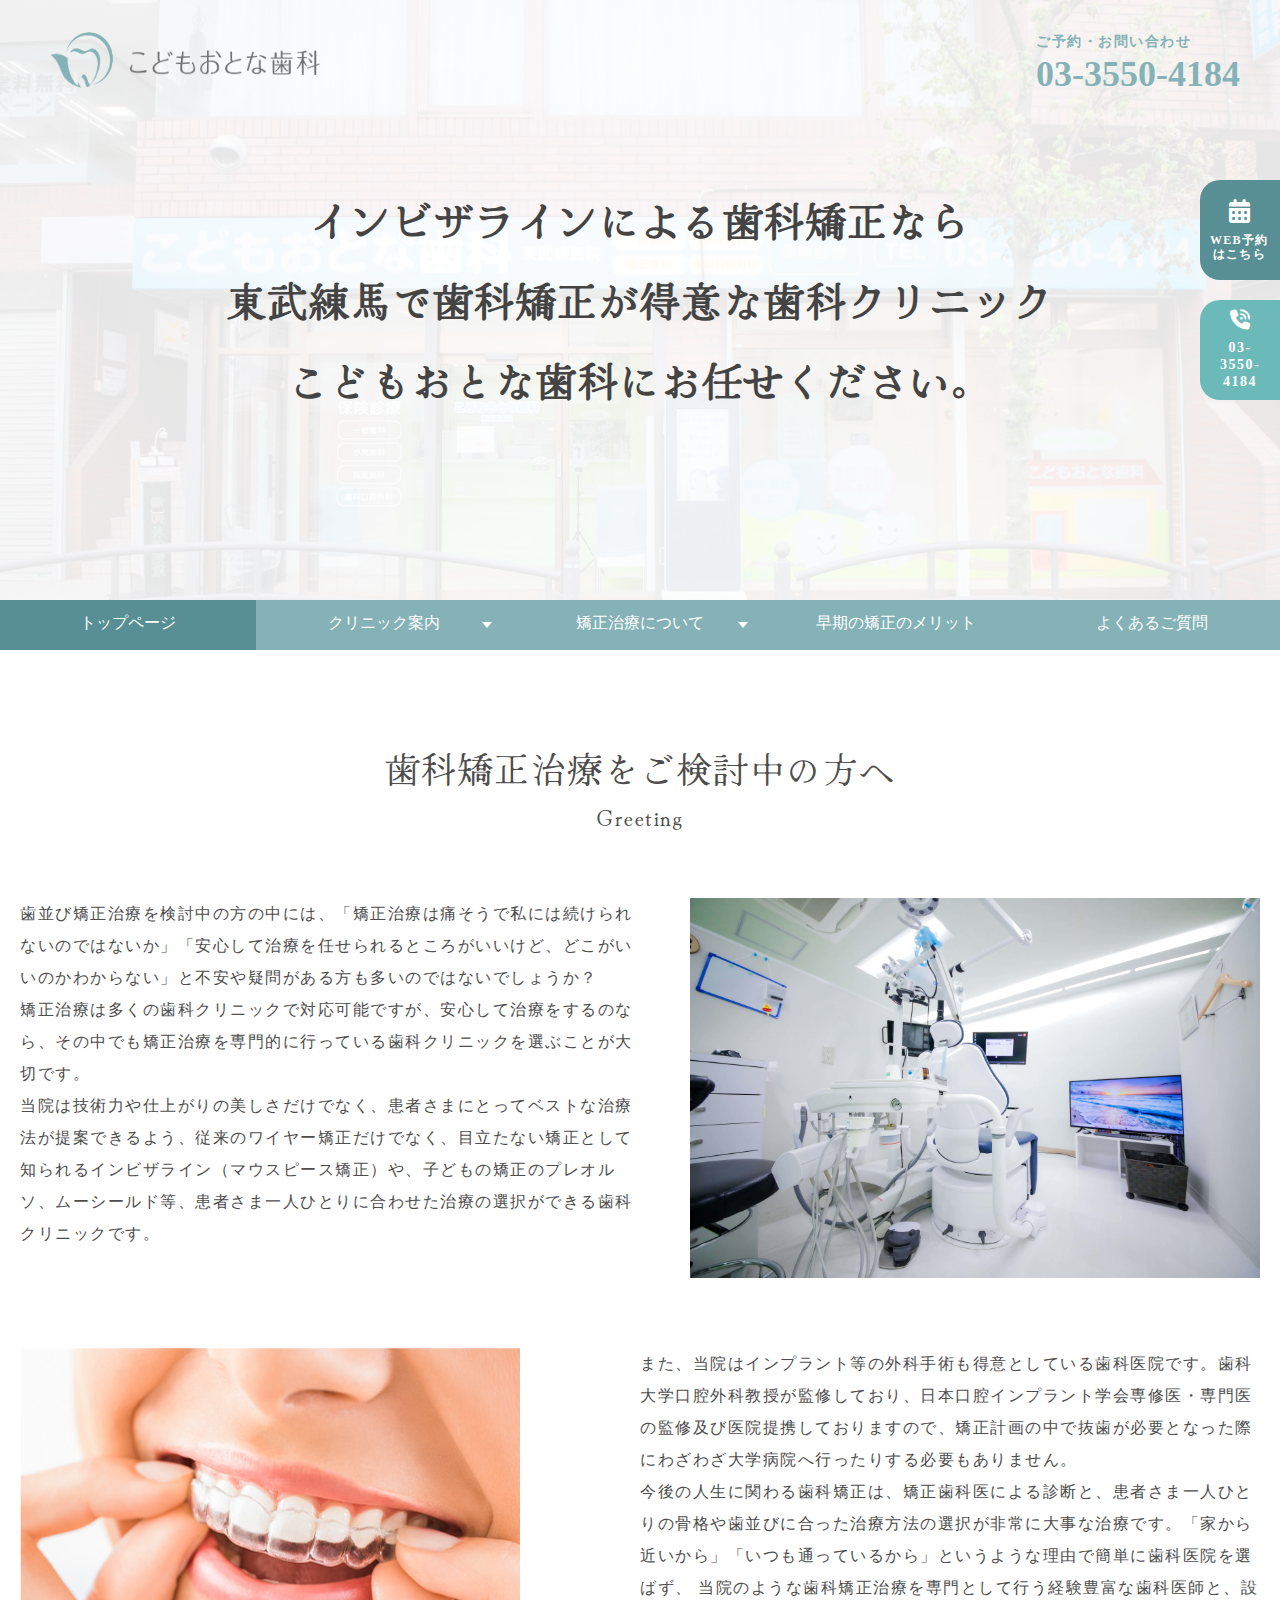
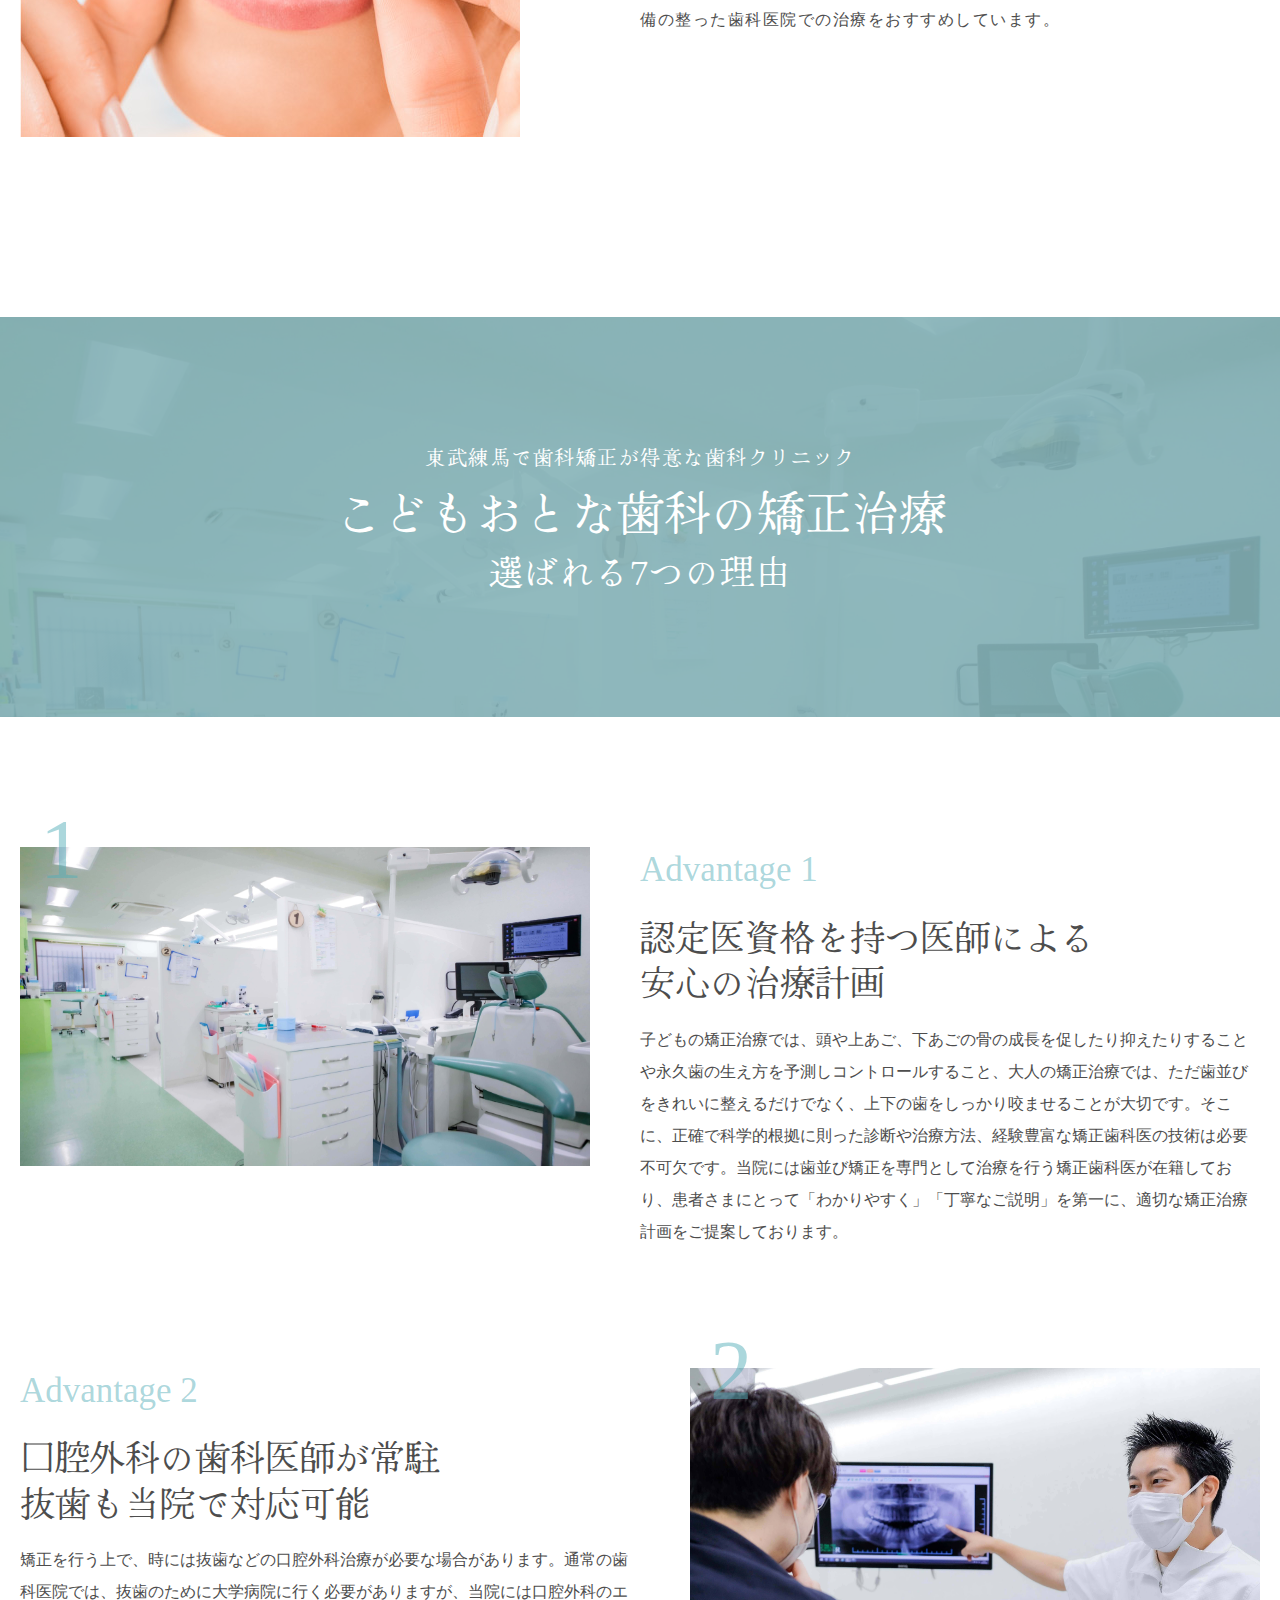
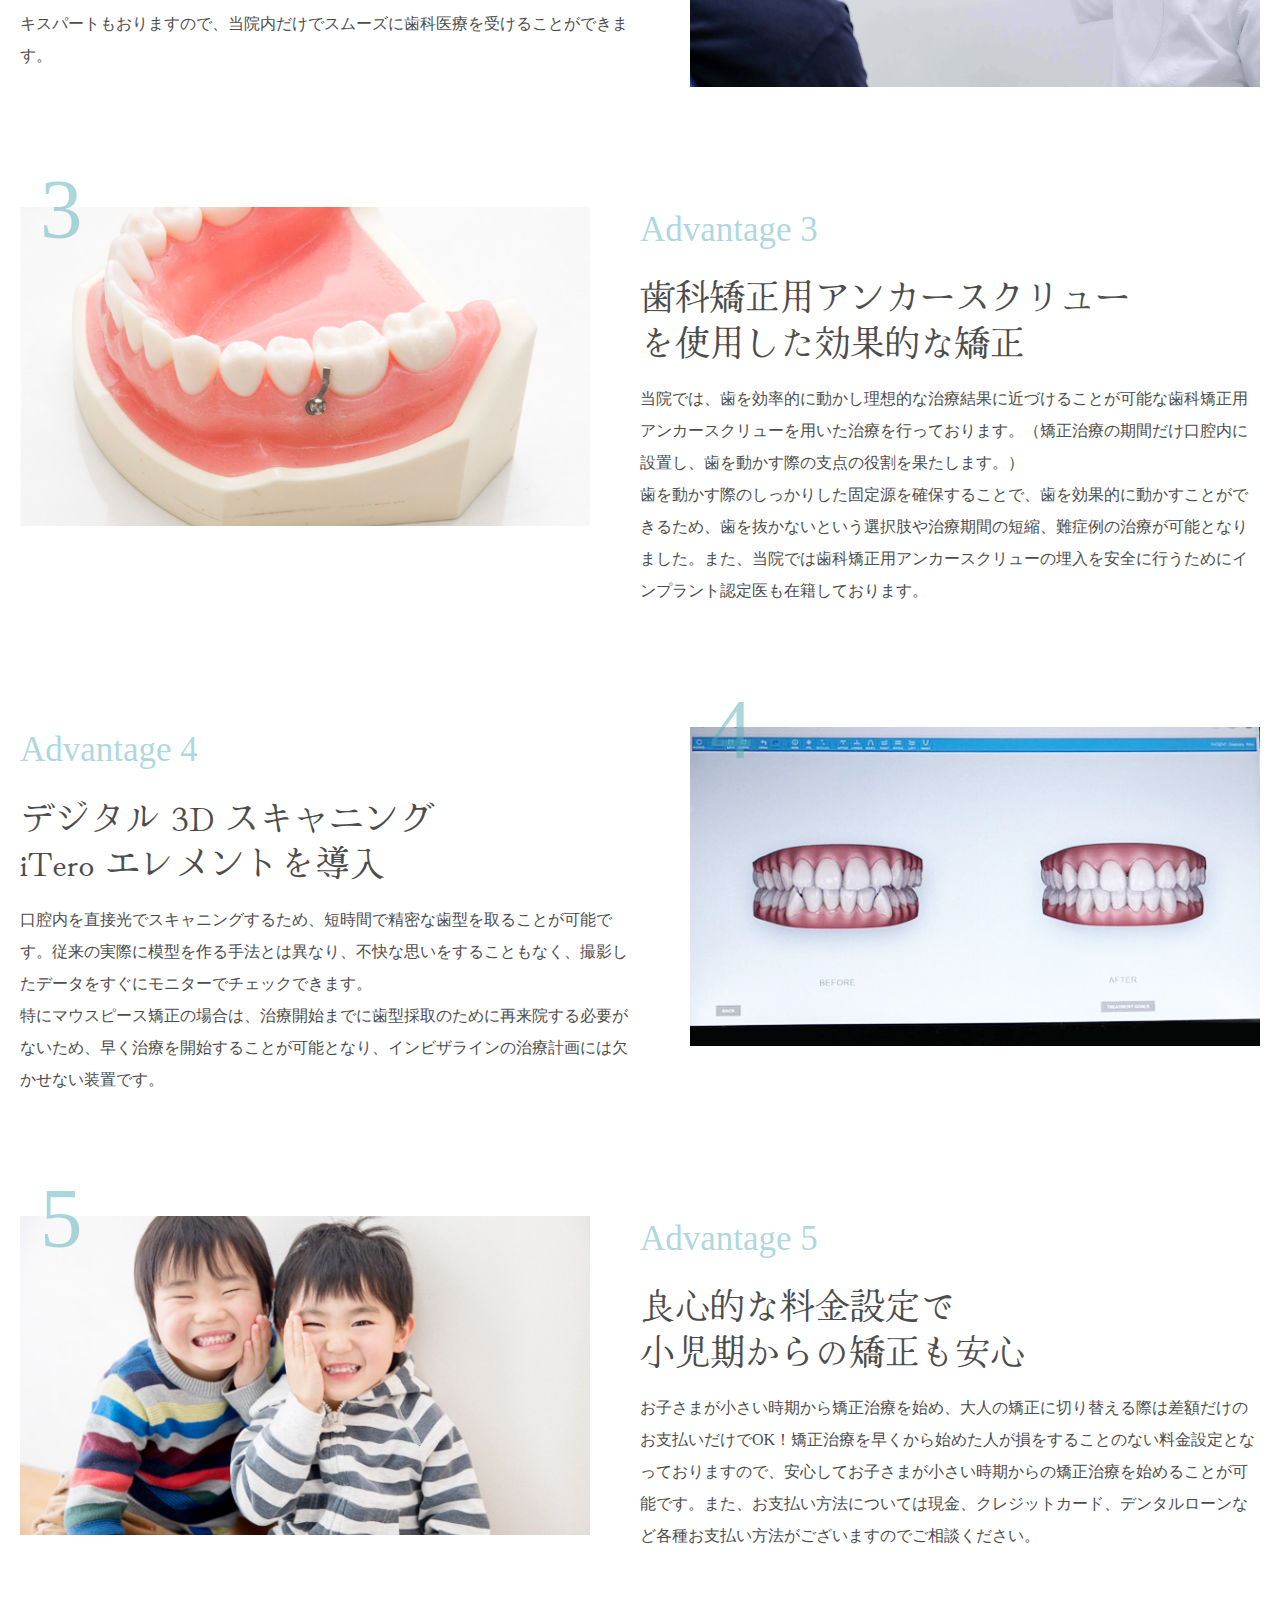
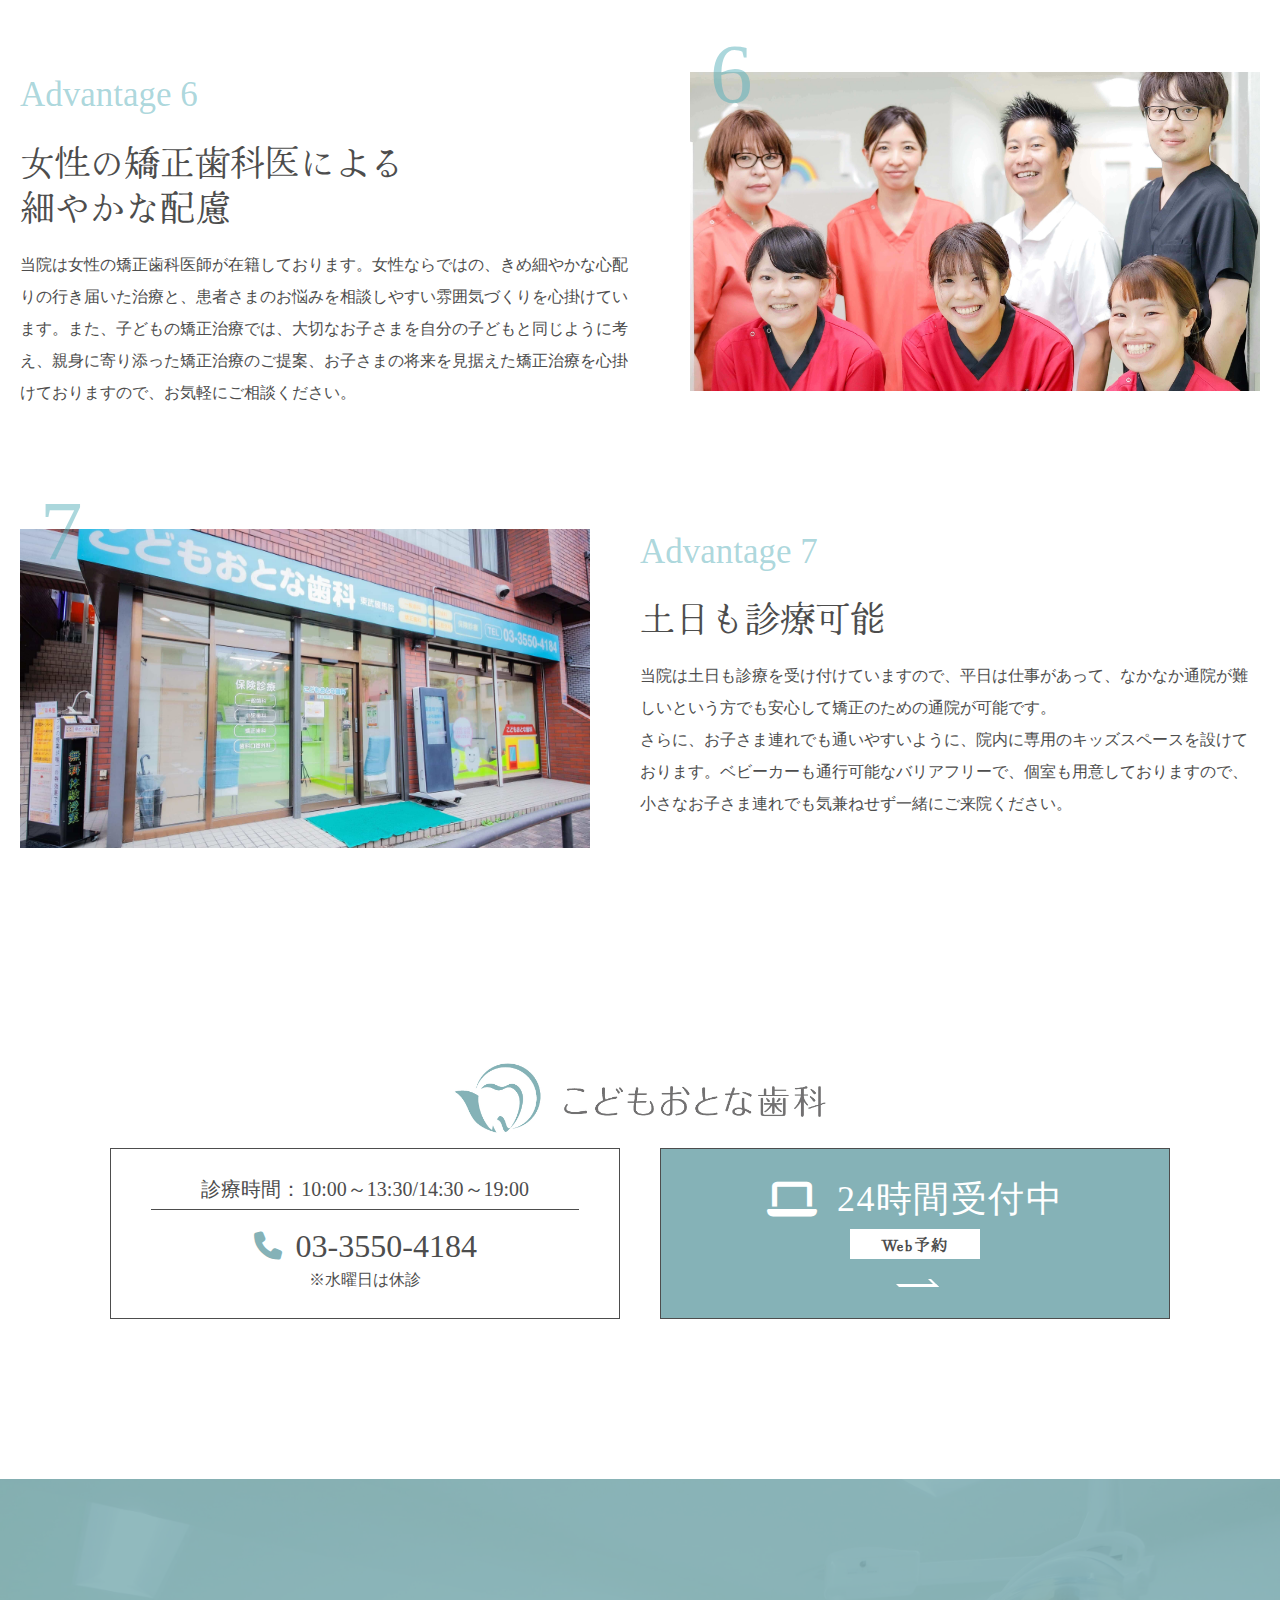
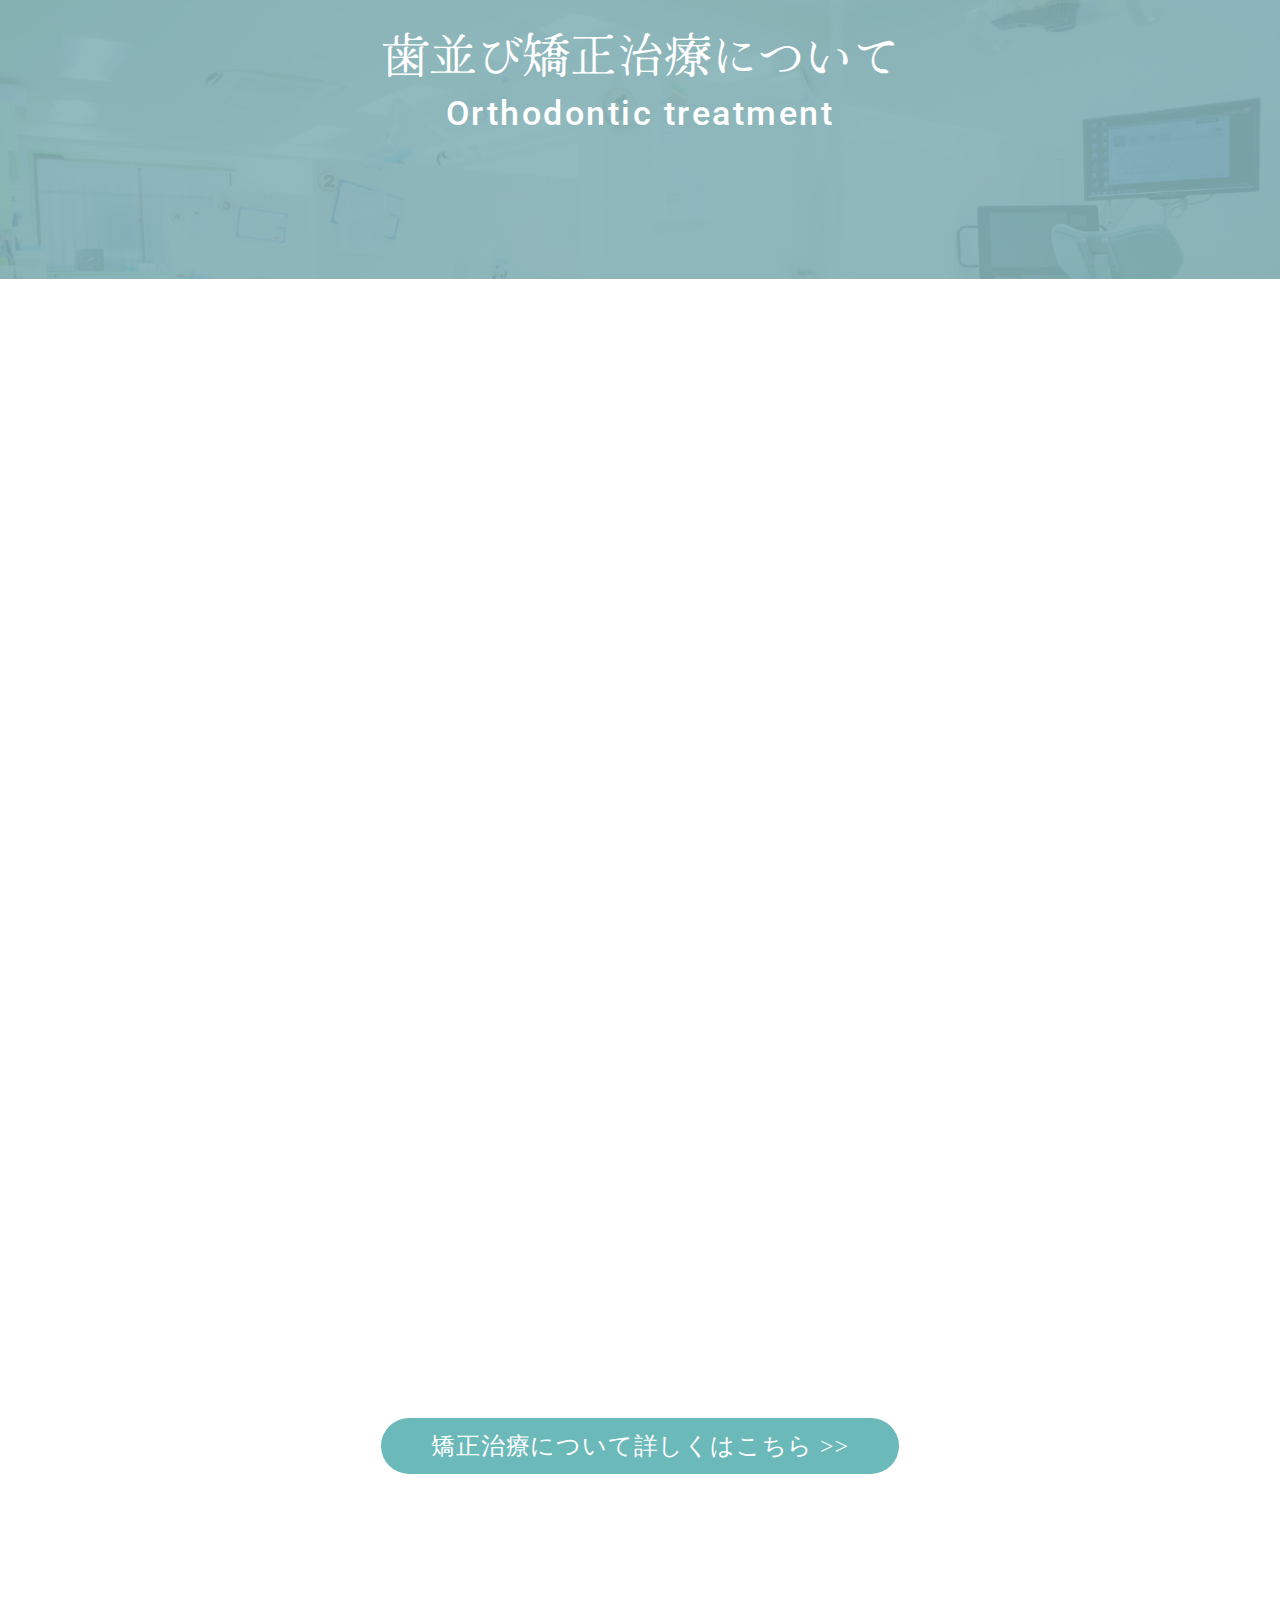
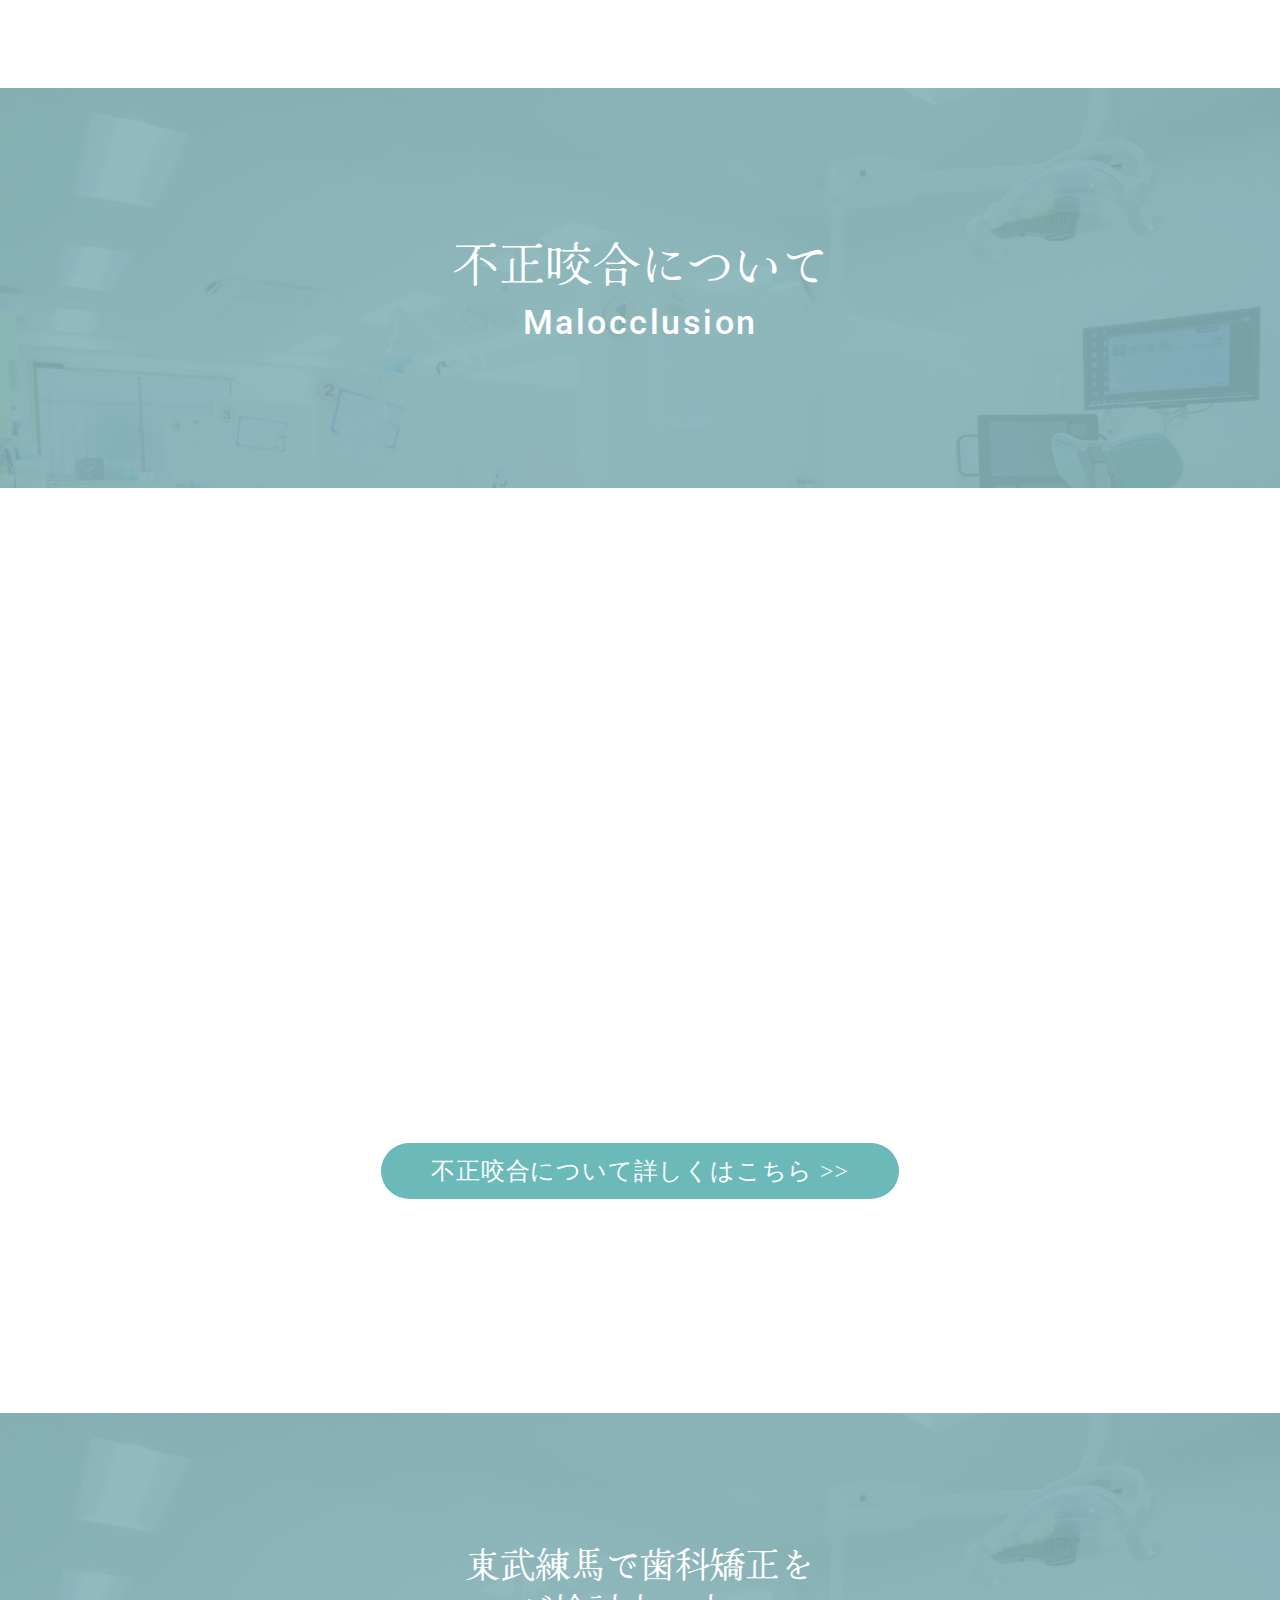
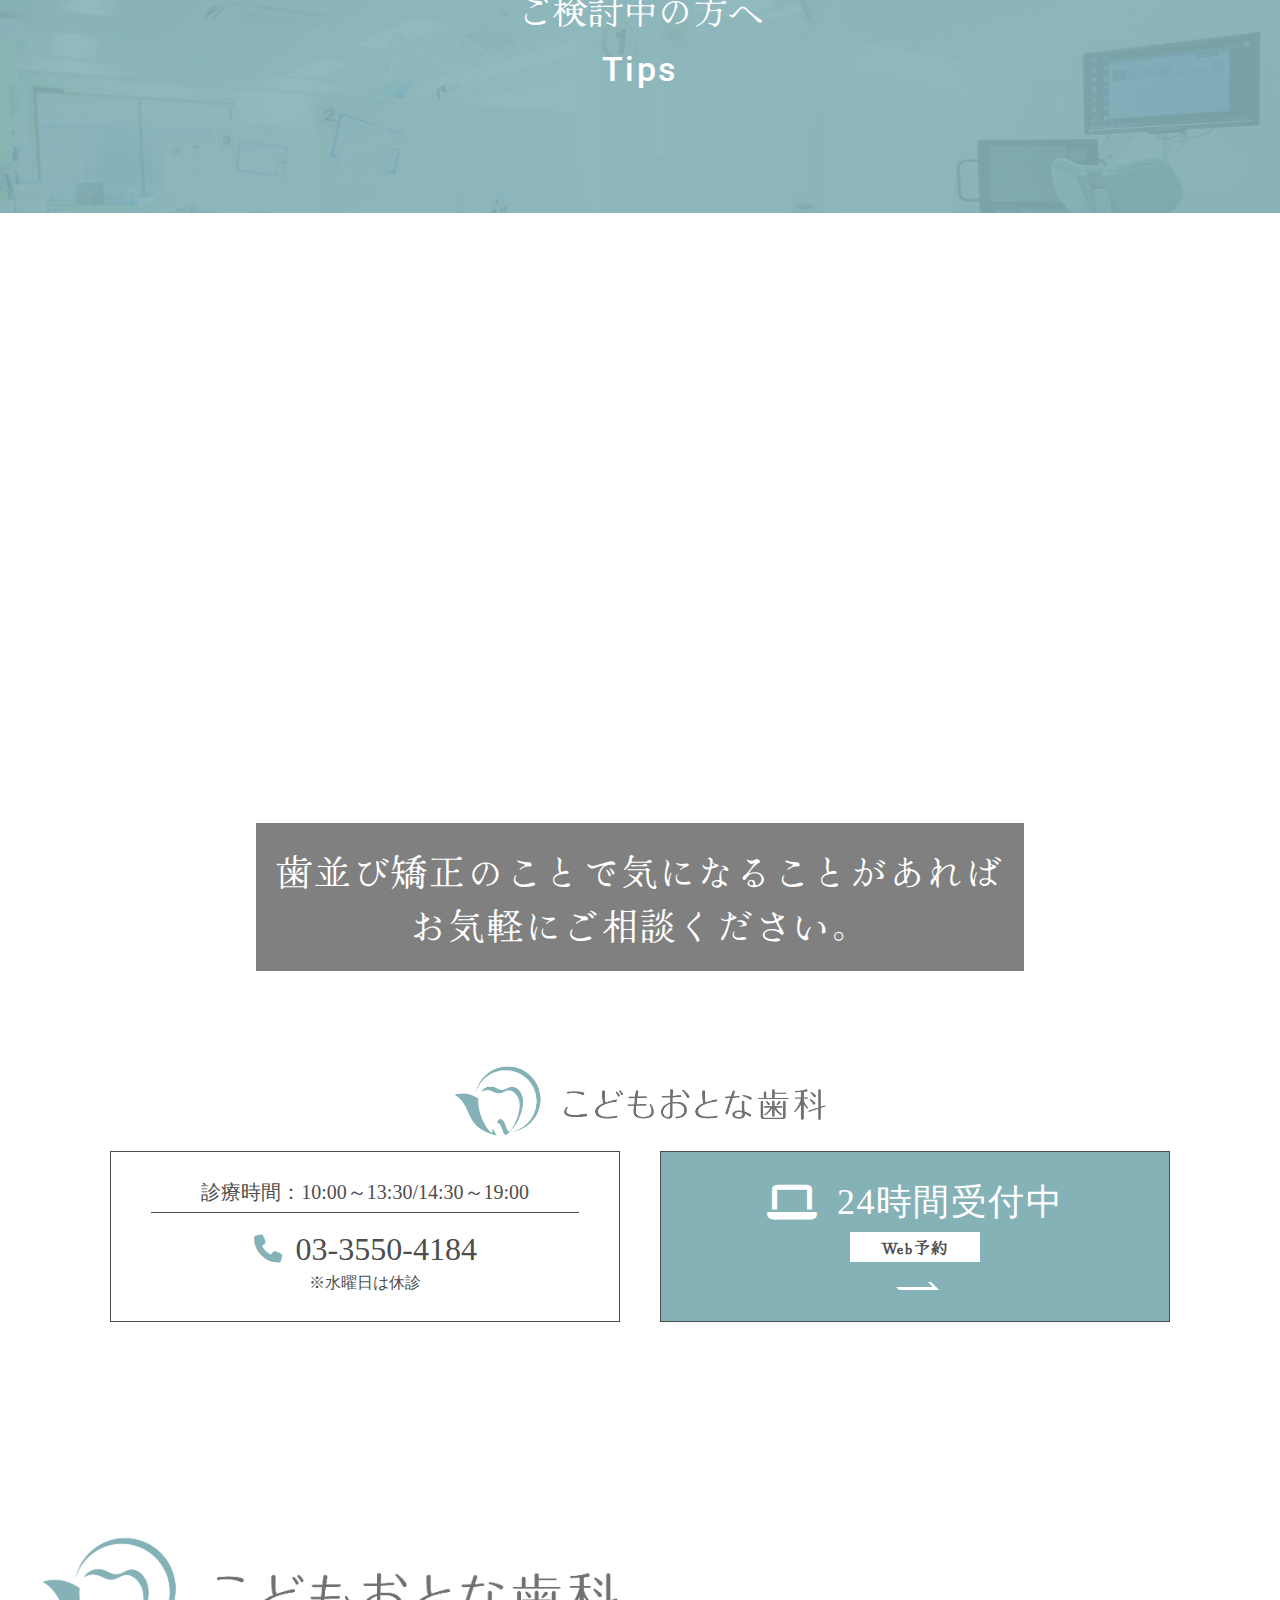
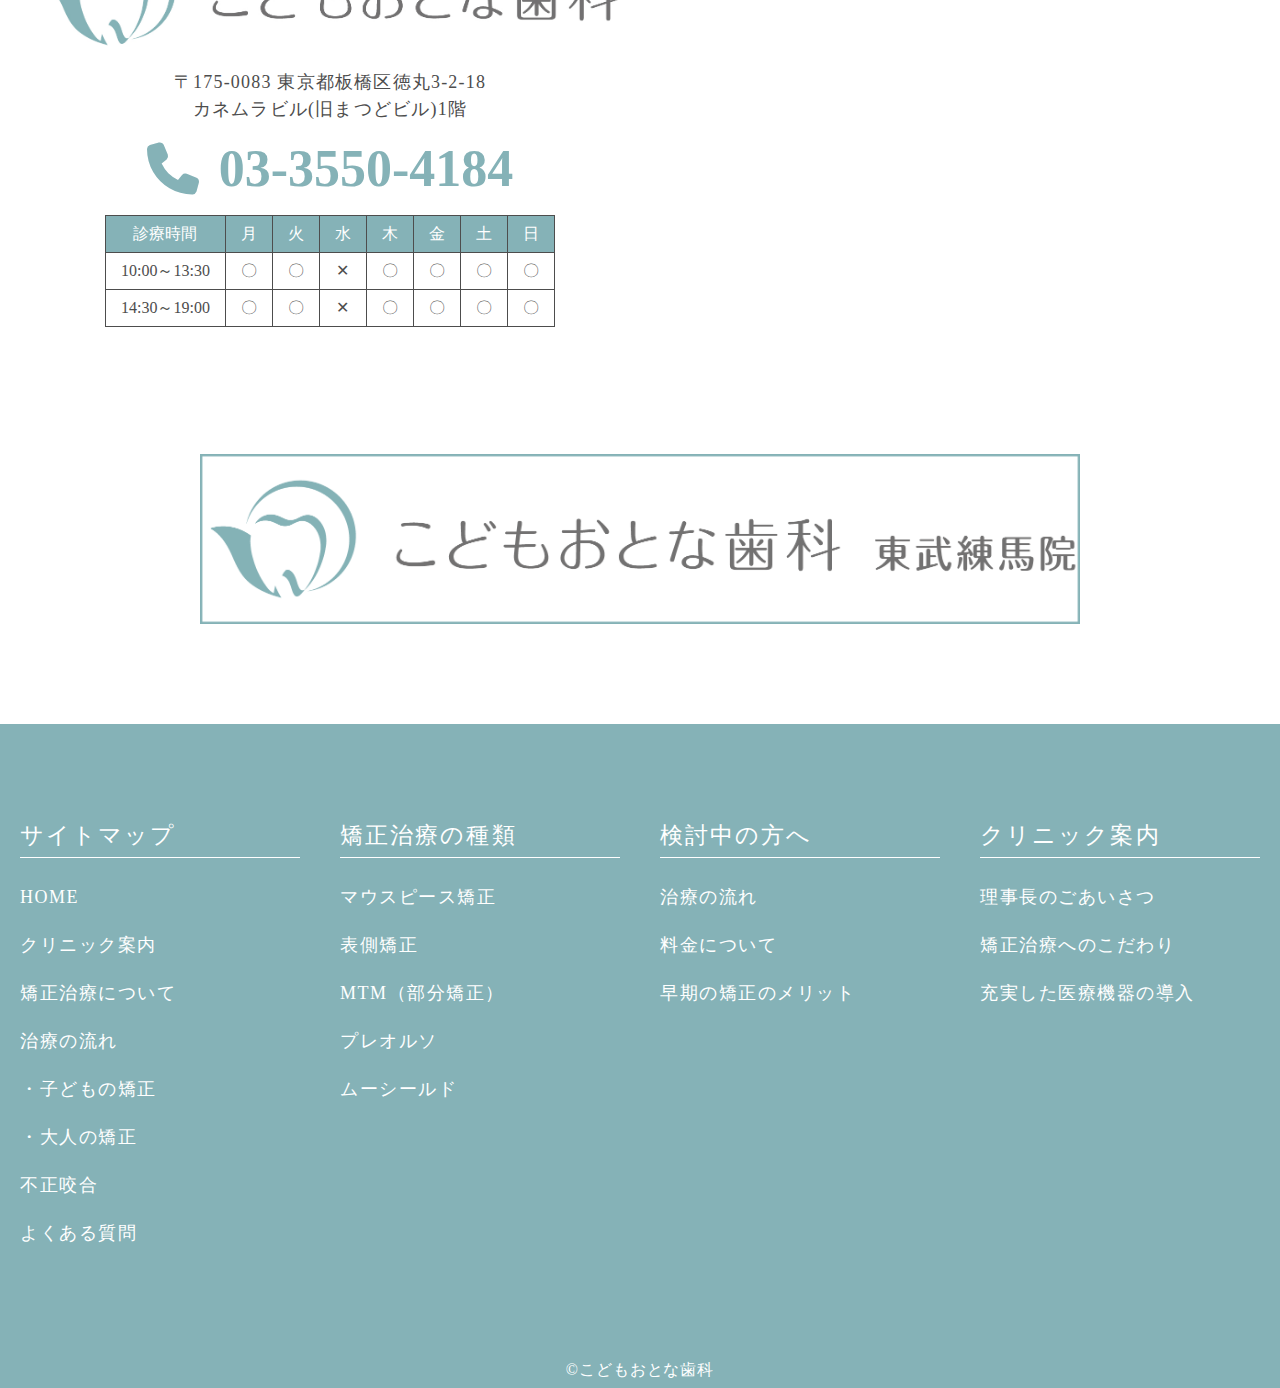
<file: index.html>
<!DOCTYPE html>
<html lang="en">
<head>
<meta charset="UTF-8">
<meta name="viewport" content="width=device-width, initial-scale=1.0">
<title>東武練馬で歯科矯正が得意な歯科クリニック こどもおとな歯科 東武練馬院</title>
<meta name="description"  content="インビザラインによる歯科矯正なら東武練馬で歯科矯正が得意な歯科クリニックこどもおとな歯科にお任せください。当院は技術力や仕上がりの美しさだけでなく、患者さまにとってベストな治療法が提案できるよう、従来のワイヤー矯正だけでなく、目立たない矯正として知られるインビザライン（マウスピース矯正）や、子どもの矯正のプレオルソ、ムーシールド等、患者さま一人ひとりに合わせた治療の選択ができる歯科クリニックです。">

<link rel="stylesheet" href="https://cdnjs.cloudflare.com/ajax/libs/font-awesome/6.4.2/css/all.min.css">
<link rel="stylesheet" href="./public/assets/css/animate.css">
<link rel="stylesheet" href="./public/assets/css/style.css">
</head>
<body>

<!-- main-visual -->

<section class="l-main-visual">
    <header class="l-header">
        <div class="p-header__inner">
            <h1 class="p-header__logo">
                <a href="./index.html" class="p-header__logo--link"><img src="./public/assets/img/logo/1.png" alt="こどもおとな歯科"></a>
            </h1>
            <div class="p-header__tel--wrap">
                <p class="p-header__tel--text">ご予約・お問い合わせ</p>
                <p class="p-header__tel--number">03-3550-4184</p>
            </div><!-- p-header__tel--wrap -->
        </div><!-- p-header__inner -->
    </header><!-- l-header -->
    <div class="p-main-visual__title--wrap">
        <h2 class="p-main-visual__title">インビザラインによる歯科<br class="is-sp">矯正なら<br class="is-pc-up">東武練馬で歯科矯正が<br class="is-sp">得意な歯科クリニック<br class="is-pc-up">こども<br class="is-sp">おとな歯科にお任せください。</h2>
    </div><!-- p-main-visual__title--wrap -->
</section><!-- l-main-visual -->


<div class="p-reserve__button">
    <a href="https://reserve.dental/web/d18f65-479/home" target="_blank" rel="noopener" class="p-reserve__button--link">
        <div class="p-reserve__button--content">
            <i class="fa-solid fa-calendar-days" style="color: #ffffff;"></i>
            <p class="p-reserve__button--text">WEB予約<br>はこちら</p>
        </div>
    </a><!-- p-reserve__button--link -->
</div><!-- p-reserve__button -->

<div class="p-tel__tab">
    <div class="p-tel__tab--content">
        <i class="fa-solid fa-phone-volume tel" style="color: #ffffff;"></i>
        <div class="p-tel__tab--textWrap">
            <p class="p-tel__tab--text">03-3550-4184</p>
        </div>
    </div><!-- p-tel__tab--content -->
</div><!-- p-tel__tab -->


<!-- pc用 menuタブ -->

<div class="l-menubar menu" >
    <div class="p-menubar">
        <div class="p-menubar__inner">
            <ul class="p-menubar__tab--lists">
                <li class="p-menubar__list"><a href="./index.html" class="p-menubar__list--link btn-accent current">トップページ</a></li>
                <li class="p-menubar__list"><a href="./guidance.html" class="p-menubar__list--link nav btn-accent">クリニック案内</a>
                    <ul class="p-menubar__tab--lists-child">
                        <li class="p-menubar__list--child"><a href="./guidance.html" class="p-menubar__list--link-child">クリニック案内</a></li>
                        <li class="p-menubar__list--child"><a href="./flow.html" class="p-menubar__list--link-child">初診の流れ</a></li>
                        <li class="p-menubar__list--child"><a href="./price.html" class="p-menubar__list--link-child">料金</a></li>
                    </ul><!-- p-menubar__tab--lists-child -->
                </li><!-- p-menubar__list -->
                <li class="p-menubar__list"><a href="./orthodontic_treatment.html" class="p-menubar__list--link nav btn-accent">矯正治療について</a>
                    <ul class="p-menubar__tab--lists-child">
                        <li class="p-menubar__list--child"><a href="./orthodontic_treatment.html" class="p-menubar__list--link-child">矯正治療について</a></li>
                        <li class="p-menubar__list--child"><a tabindex="-1" class="p-menubar__list--link-child nav-child">矯正治療の種類</a>
                            <ul class="p-menubar__tab--lists-grandchild">
                                <li class="p-menubar__list--grandchild"><a href="./orthodontic_bracket.html" class="p-menubar__list--link-grandchild">表側矯正</a></li>
                                <li class="p-menubar__list--grandchild"><a href="./mouthpiece.html" class="p-menubar__list--link-grandchild">マウスピース矯正</a></li>
                                <li class="p-menubar__list--grandchild"><a href="./mtm.html" class="p-menubar__list--link-grandchild">部分矯正（MTM）</a></li>
                                <li class="p-menubar__list--grandchild"><a href="./preortho.html" class="p-menubar__list--link-grandchild">プレオルソ</a></li>
                                <li class="p-menubar__list--grandchild"><a href="./muhshield.html" class="p-menubar__list--link-grandchild">ムーシールド</a></li>
                            </ul><!-- p-menubar__tab--lists-grandchild -->
                        </li><!-- p-menubar__list--child -->
                        <li class="p-menubar__list--child"><a href="./childrens_orthodontic.html" class="p-menubar__list--link-child">子どもの矯正</a></li>
                        <li class="p-menubar__list--child"><a href="./adult_orthodontic.html" class="p-menubar__list--link-child">大人の矯正</a></li>
                        <li class="p-menubar__list--child"><a href="./malocculusion.html" class="p-menubar__list--link-child">不正咬合について</a></li>
                    </ul><!-- p-menubar__tab--lists-child -->
                </li><!-- p-menubar__list -->
                <li class="p-menubar__list"><a href="./childrens_orthodontic_merit.html" class="p-menubar__list--link btn-accent">早期の矯正のメリット</a></li>
                <li class="p-menubar__list"><a href="./faq.html" class="p-menubar__list--link btn-accent">よくあるご質問</a></li>
            </ul><!-- p-menubar__tab--lists -->
        </div><!-- p-menubar__inner -->
    </div><!-- p-menubar -->
</div><!-- l-menubar -->

<!-- sp用 下部menuタブ -->
<div class="l-menubar-fixed">
    <div class="p-menubar-sp fixed">
        <div class="p-menubar-sp__tel fixed">
            <a href="tel:03-3550-4184" class="p-menubar-sp__tel--link">
                <i class="fa-solid fa-phone-volume" style="color: #ffffff;"></i>
                <p class="p-menubar-sp__tel--text">03-3550-4184</p>
            </a>
        </div>
        <div class="p-menubar-sp__reserve fixed">
            <a href="https://reserve.dental/web/d18f65-479/home" target="_blank" rel="noopener" class="p-menubar-sp__reserve--link fixed">
                <i class="fa-solid fa-calendar-days" style="color: #ffffff;"></i>
                <p class="p-menubar-sp__tel--text">Web予約受付中<br>土日診療/水曜休診</p>
            </a>
        </div><!--p-menubar-sp__reserve -->
    </div><!-- p-menubar-sp -->
</div><!-- l-menubar-fixed -->

<!-- sp用 menuタブ -->

<div class="l-menubar-sp">
    <div class="p-menubar-sp">
        <div class="p-menubar-sp__tel">
            <a href="tel:03-3550-4184" class="p-menubar-sp__tel--link">
                <i class="fa-solid fa-phone-volume" style="color: #ffffff;"></i>
                <p class="p-menubar-sp__tel--text">電話する</p>
            </a>
        </div>
        <div class="p-menubar-sp__reserve">
            <a href="https://reserve.dental/web/d18f65-479/home" target="_blank" rel="noopener" class="p-menubar-sp__reserve--link">
                <i class="fa-solid fa-calendar-days" style="color: #ffffff;"></i>
                <p class="p-menubar-sp__tel--text">Web予約</p>
            </a>
        </div>
    </div><!-- p-menubar-sp -->
    <div class="l-drawer-sp">
        <div class="p-drawer">
            <div class="p-drawer__icon">
                <div class="p-drawer__icon--bars">
                <div class="p-drawer__icon--bar1"></div>
                <div class="p-drawer__icon--bar2"></div>
                <div class="p-drawer__icon--bar3"></div>
                </div><!-- p-drawer__icon--bars -->
            </div><!-- p-drawer__icon -->
            <nav class="p-drawer__menu sp">
                <ul class="p-drawer__lists">
                <li class="p-drawer__list"><a href="./index.html" class="p-drawer__list--link current">トップページ</a></li>
                <li class="p-drawer__list has-child"><a href="./guidance.html" class="p-drawer__list--link">クリニック案内</a>
                    <ul class="p-drawer__lists--child">
                        <li class="p-drawer__list--child"><a href="./guidance.html" class="p-drawer__list--link-child">クリニック案内</a></li>
                        <li class="p-drawer__list--child"><a href="./flow.html" class="p-drawer__list--link-child">初診の流れ</a></li>
                        <li class="p-drawer__list--child"><a href="./price.html" class="p-drawer__list--link-child">料金</a></li>
                    </ul><!-- p-drawer__lists--child -->
                </li><!-- p-drawer__list has-child -->
                <li class="p-drawer__list has-child"><a href="./orthodontic_treatment.html" class="p-drawer__list--link">矯正治療について</a>
                        <ul class="p-drawer__lists--child">
                            <li class="p-drawer__list--child"><a href="./orthodontic_treatment.html" class="p-drawer__list--link-child">矯正治療について</a></li>
                            <li class="p-drawer__list--child has-child"><a tabindex="-1" class="p-drawer__list--link-child">矯正治療の種類</a>
                                <ul class="p-drawer__lists--grandchild">
                                    <li class="p-drawer__list--grandchild"><a href="./orthodontic_bracket.html" class="p-drawer__list--link-grandchild">表側矯正</a></li>
                                    <li class="p-drawer__list--grandchild"><a href="./mouthpiece.html" class="p-drawer__list--link-grandchild">マウスピース矯正</a></li>
                                    <li class="p-drawer__list--grandchild"><a href="./mtm.html" class="p-drawer__list--link-grandchild">部分矯正（MTM）</a></li>
                                    <li class="p-drawer__list--grandchild"><a href="./preortho.html" class="p-drawer__list--link-grandchild">プレオルソ</a></li>
                                    <li class="p-drawer__list--grandchild"><a href="./muhshield.html" class="p-drawer__list--link-grandchild">ムーシールド</a></li>
                                </ul><!-- p-drawer__lists--grandchild -->
                            </li><!-- p-drawer__list--child has-child -->
                            <li class="p-drawer__list--child"><a href="./childrens_orthodontic.html" class="p-drawer__list--link-child">子どもの矯正</a></li>
                            <li class="p-drawer__list--child"><a href="./adult_orthodontic.html" class="p-drawer__list--link-child">大人の矯正</a></li>
                            <li class="p-drawer__list--child"><a href="./malocculusion.html" class="p-drawer__list--link-child">不正咬合について</a></li>
                        </ul><!-- p-drawer__lists--child -->
                </li><!-- p-drawer__list has-child -->
                <li class="p-drawer__list"><a href="./childrens_orthodontic_merit.html" class="p-drawer__list--link">早期の矯正のメリット</a></li>
                <li class="p-drawer__list"><a href="./faq.html" class="p-drawer__list--link">よくあるご質問</a></li>
                </ul><!-- p-drawer__lists -->
            </nav><!-- p-drawer__menu -->
        </div><!-- p-drawer -->
    </div><!-- l-drawer -->
</div><!-- l-menubar-sp -->
 
<!-- Tab用 menuタブ -->

<div class="l-drawer">
    <div class="p-drawer">
        <div class="p-drawer__icon">
            <div class="p-drawer__icon--bars">
            <div class="p-drawer__icon--bar1"></div>
            <div class="p-drawer__icon--bar2"></div>
            <div class="p-drawer__icon--bar3"></div>
            </div><!-- p-drawer__icon--bars -->
        </div><!-- p-drawer__icon -->
        <nav class="p-drawer__menu">
            <ul class="p-drawer__lists">
            <li class="p-drawer__list"><a href="./index.html" class="p-drawer__list--link current">トップページ</a></li>
            <li class="p-drawer__list has-child"><a href="./guidance.html" class="p-drawer__list--link">クリニック案内</a>
                <ul class="p-drawer__lists--child">
                    <li class="p-drawer__list--child"><a href="./guidance.html" class="p-drawer__list--link-child">クリニック案内</a></li>
                    <li class="p-drawer__list--child"><a href="./flow.html" class="p-drawer__list--link-child">初診の流れ</a></li>
                    <li class="p-drawer__list--child"><a href="./price.html" class="p-drawer__list--link-child">料金</a></li>
                </ul><!-- p-drawer__lists--child -->
            </li><!-- p-drawer__list has-child -->
            <li class="p-drawer__list has-child"><a href="./orthodontic_treatment.html" class="p-drawer__list--link">矯正治療について</a>
                    <ul class="p-drawer__lists--child">
                        <li class="p-drawer__list--child"><a href="./orthodontic_treatment.html" class="p-drawer__list--link-child">矯正治療について</a></li>
                        <li class="p-drawer__list--child has-child"><a tabindex="-1" class="p-drawer__list--link-child">矯正治療の種類</a>
                            <ul class="p-drawer__lists--grandchild">
                                <li class="p-drawer__list--grandchild"><a href="./orthodontic_bracket.html" class="p-drawer__list--link-grandchild">表側矯正</a></li>
                                <li class="p-drawer__list--grandchild"><a href="./mouthpiece.html" class="p-drawer__list--link-grandchild">マウスピース矯正</a></li>
                                <li class="p-drawer__list--grandchild"><a href="./mtm.html" class="p-drawer__list--link-grandchild">部分矯正（MTM）</a></li>
                                <li class="p-drawer__list--grandchild"><a href="./preortho.html" class="p-drawer__list--link-grandchild">プレオルソ</a></li>
                                <li class="p-drawer__list--grandchild"><a href="./muhshield.html" class="p-drawer__list--link-grandchild">ムーシールド</a></li>
                            </ul><!-- p-drawer__lists--grandchild -->
                        </li><!-- p-drawer__list--child has-child -->
                        <li class="p-drawer__list--child"><a href="./childrens_orthodontic.html" class="p-drawer__list--link-child">子どもの矯正</a></li>
                        <li class="p-drawer__list--child"><a href="./adult_orthodontic.html" class="p-drawer__list--link-child">大人の矯正</a></li>
                        <li class="p-drawer__list--child"><a href="./malocculusion.html" class="p-drawer__list--link-child">不正咬合について</a></li>
                    </ul><!-- p-drawer__lists--child -->
            </li><!-- p-drawer__list has-child -->
            <li class="p-drawer__list"><a href="./childrens_orthodontic_merit.html" class="p-drawer__list--link">早期の矯正のメリット</a></li>
            <li class="p-drawer__list"><a href="./faq.html" class="p-drawer__list--link">よくあるご質問</a></li>
            </ul><!-- p-drawer__lists -->
        </nav><!-- p-drawer__menu -->
    </div><!-- p-drawer -->
</div><!-- l-drawer -->


<section class="l-greeting">
    <div class="p-greeting__inner">
        <div class="c-section__title--secondary-wrap">
            <h3 class="c-section__title--secondary">歯科矯正治療をご検討中の方へ</h3>
            <h3 class="c-section__title--en-secondary">Greeting</h3>
        </div><!-- c-section__title--secondary-wrap -->
        <div class="p-greeting__row--wrap">
            <div class="p-greeting__row">
                <div class="p-greeeting__row--body">
                    <p class="p-greeeting__row--text">歯並び矯正治療を検討中の方の中には、「矯正治療は痛そうで私には続けられないのではないか」「安心して治療を任せられるところがいいけど、どこがいいのかわからない」と不安や疑問がある方も多いのではないでしょうか？<br>矯正治療は多くの歯科クリニックで対応可能ですが、安心して治療をするのなら、その中でも矯正治療を専門的に行っている歯科クリニックを選ぶことが大切です。<br>当院は技術力や仕上がりの美しさだけでなく、患者さまにとってベストな治療法が提案できるよう、従来のワイヤー矯正だけでなく、目立たない矯正として知られるインビザライン（マウスピース矯正）や、子どもの矯正のプレオルソ、ムーシールド等、患者さま一人ひとりに合わせた治療の選択ができる歯科クリニックです。</p>
                </div>
                <div class="p-greeting__img">
                    <img src="./public/assets/img/top/greeting1.jpg" alt="ご挨拶">
                </div>
            </div><!-- p-greeting__row -->
            <div class="p-greeting__row reverse">
                <div class="p-greeeting__row--body">
                    <p class="p-greeeting__row--text">また、当院はインプラント等の外科手術も得意としている歯科医院です。歯科大学口腔外科教授が監修しており、日本口腔インプラント学会専修医・専門医の監修及び医院提携しておりますので、矯正計画の中で抜歯が必要となった際にわざわざ大学病院へ行ったりする必要もありません。<br>今後の人生に関わる歯科矯正は、矯正歯科医による診断と、患者さま一人ひとりの骨格や歯並びに合った治療方法の選択が非常に大事な治療です。「家から近いから」「いつも通っているから」というような理由で簡単に歯科医院を選ばず、 当院のような歯科矯正治療を専門として行う経験豊富な歯科医師と、設備の整った歯科医院での治療をおすすめしています。</p>
                </div>
                <div class="p-greeting__img reverse">
                    <img src="./public/assets/img/top/greeting2.jpg" alt="歯科矯正治療">
                </div>
            </div><!-- p-greeting__row reverse -->
        </div><!-- p-greeting__row--wrap -->
    </div><!-- p-greeting__inner -->
</section><!-- l-greeting -->

<div class="c-section__title--bg ">
    <div class="c-section__title-wrap">
        <h3 class="c-section__subtitle">東武練馬で歯科矯正が得意な歯科クリニック</h3>
        <h3 class="c-section__title ">こどもおとな歯科の矯正治療</h3>
        <h3 class="c-section__lead">選ばれる7つの理由</h3>
    </div><!-- c-section__title-wrap -->
</div><!-- c-section__title--bg -->

<section class="about l-row__primary">
    <div class="p-row__primary--container">
        <div class="p-row__primary">
            <div class="p-row__primary--img first">
                <img src="./public/assets/img/top/Advantage1.jpg" alt="認定医資格を持つ医師による安心の治療計画">
            </div><!-- p-row__primary--img -->
            <div class="p-row__primary--body">
                <h4 class="p-row__primary--title-number">Advantage 1</h4>
                <h4 class="p-row__primary--title">認定医資格を持つ医師による<br class="is-pc-down">安心の治療計画</h4>
                <p class="p-row__primary--text">子どもの矯正治療では、頭や上あご、下あごの骨の成長を促したり抑えたりすることや永久歯の生え方を予測しコントロールすること、大人の矯正治療では、ただ歯並びをきれいに整えるだけでなく、上下の歯をしっかり咬ませることが大切です。そこに、正確で科学的根拠に則った診断や治療方法、経験豊富な矯正歯科医の技術は必要不可欠です。当院には歯並び矯正を専門として治療を行う矯正歯科医が在籍しており、患者さまにとって「わかりやすく」「丁寧なご説明」を第一に、適切な矯正治療計画をご提案しております。</p>
            </div><!-- p-row__primary--body -->
        </div><!-- p-row__primary-->
        <div class="p-row__primary reverse">
            <div class="p-row__primary--img second">
                <img src="./public/assets/img/top/Advantage2.jpg" alt="口腔外科の歯科医師が常駐抜歯も当院で対応可能">
            </div><!-- p-row__primary--img -->
            <div class="p-row__primary--body reverse">
                <h4 class="p-row__primary--title-number">Advantage 2</h4>
                <h4 class="p-row__primary--title">口腔外科の歯科医師が常駐<br class="is-pc-down">抜歯も当院で対応可能</h4>
                <p class="p-row__primary--text">矯正を行う上で、時には抜歯などの口腔外科治療が必要な場合があります。通常の歯科医院では、抜歯のために大学病院に行く必要がありますが、当院には口腔外科のエキスパートもおりますので、当院内だけでスムーズに歯科医療を受けることができます。</p>
            </div><!-- p-row__primary--body -->
        </div><!-- p-row__primary reverse -->
        <div class="p-row__primary">
            <div class="p-row__primary--img third">
                <img src="./public/assets/img/top/Advantage3.jpg" alt="歯科矯正用アンカースクリューを使用した効果的な矯正">
            </div><!-- p-row__primary--img -->
            <div class="p-row__primary--body">
                <h4 class="p-row__primary--title-number">Advantage 3</h4>
                <h4 class="p-row__primary--title">歯科矯正用アンカースクリュー<br class="is-pc-down">を使用した効果的な矯正</h4>
                <p class="p-row__primary--text">当院では、歯を効率的に動かし理想的な治療結果に近づけることが可能な歯科矯正用アンカースクリューを用いた治療を行っております。（矯正治療の期間だけ口腔内に設置し、歯を動かす際の支点の役割を果たします。）<br>歯を動かす際のしっかりした固定源を確保することで、歯を効果的に動かすことができるため、歯を抜かないという選択肢や治療期間の短縮、難症例の治療が可能となりました。また、当院では歯科矯正用アンカースクリューの埋入を安全に行うためにインプラント認定医も在籍しております。</p>
            </div><!-- p-row__primary--body -->
        </div><!-- p-row__primary-->
        <div class="p-row__primary reverse">
            <div class="p-row__primary--img fourth">
                <img src="./public/assets/img/top/Advantage4.jpg" alt="デジタル 3D スキャニングiTero エレメントを導入">
            </div><!-- p-row__primary--img -->
            <div class="p-row__primary--body reverse">
                <h4 class="p-row__primary--title-number">Advantage 4</h4>
                <h4 class="p-row__primary--title">デジタル 3D スキャニング<br class="is-pc-down">iTero エレメントを導入</h4>
                <p class="p-row__primary--text">口腔内を直接光でスキャニングするため、短時間で精密な歯型を取ることが可能です。従来の実際に模型を作る手法とは異なり、不快な思いをすることもなく、撮影したデータをすぐにモニターでチェックできます。<br>特にマウスピース矯正の場合は、治療開始までに歯型採取のために再来院する必要がないため、早く治療を開始することが可能となり、インビザラインの治療計画には欠かせない装置です。</p>
            </div><!-- p-row__primary--body -->
        </div><!-- p-row__primary reverse -->
        <div class="p-row__primary">
            <div class="p-row__primary--img fifth">
                <img src="./public/assets/img/top/Advantage5.png" alt="良心的な料金設定で小児期からの矯正も安心">
            </div><!-- p-row__primary--img -->
            <div class="p-row__primary--body">
                <h4 class="p-row__primary--title-number">Advantage 5</h4>
                <h4 class="p-row__primary--title">良心的な料金設定で<br class="is-pc-down">小児期からの矯正も安心</h4>
                <p class="p-row__primary--text">お子さまが小さい時期から矯正治療を始め、大人の矯正に切り替える際は差額だけのお支払いだけでOK！矯正治療を早くから始めた人が損をすることのない料金設定となっておりますので、安心してお子さまが小さい時期からの矯正治療を始めることが可能です。また、お支払い方法については現金、クレジットカード、デンタルローンなど各種お支払い方法がございますのでご相談ください。</p>
            </div><!-- p-row__primary--body -->
        </div><!-- p-row__primary-->
        <div class="p-row__primary reverse">
            <div class="p-row__primary--img sixth">
                <img src="./public/assets/img/top/Advantage6.jpg" alt="女性の矯正歯科医による細やかな配慮">
            </div><!-- p-row__primary--img -->
            <div class="p-row__primary--body reverse">
                <h4 class="p-row__primary--title-number">Advantage 6</h4>
                <h4 class="p-row__primary--title">女性の矯正歯科医による<br class="is-pc-down">細やかな配慮</h4>
                <p class="p-row__primary--text">当院は女性の矯正歯科医師が在籍しております。女性ならではの、きめ細やかな心配りの行き届いた治療と、患者さまのお悩みを相談しやすい雰囲気づくりを心掛けています。また、子どもの矯正治療では、大切なお子さまを自分の子どもと同じように考え、親身に寄り添った矯正治療のご提案、お子さまの将来を見据えた矯正治療を心掛けておりますので、お気軽にご相談ください。</p>
            </div><!-- p-row__primary--body -->
        </div><!-- p-row__primary reverse -->
        <div class="p-row__primary">
            <div class="p-row__primary--img seventh">
                <img src="./public/assets/img/top/Advantage7.jpg" alt="土日も診療可能">
            </div><!-- p-row__primary--img -->
            <div class="p-row__primary--body">
                <h4 class="p-row__primary--title-number">Advantage 7</h4>
                <h4 class="p-row__primary--title">土日も診療可能</h4>
                <p class="p-row__primary--text">当院は土日も診療を受け付けていますので、平日は仕事があって、なかなか通院が難しいという方でも安心して矯正のための通院が可能です。<br>さらに、お子さま連れでも通いやすいように、院内に専用のキッズスペースを設けております。ベビーカーも通行可能なバリアフリーで、個室も用意しておりますので、小さなお子さま連れでも気兼ねせず一緒にご来院ください。</p>
            </div><!-- p-row__primary--body -->
        </div><!-- p-row__primary-->
    </div><!-- p-row__primary--container -->
</section><!-- about l-row__primary-->


<div class="p-banner__secondary">
    <div class="p-banner__secondary--inner">
        <h4 class="p-banner__secondary--title">
            <img src="./public/assets/img/logo/11.jpg" alt="こどもおとな歯科">
        </h4>
        <div class="p-banner__secondary--boxWrap">
            <div class="p-banner__secondary--box">
                <p class="p-banner__secondary--box-businesshour">診療時間：10:00～13:30/14:30～19:00</p>
                <div class="p-banner__secondary--box-telWrap">
                    <i class="fa-solid fa-phone reserve" style="color: #85b2b7;"></i>
                    <p class="p-banner__secondary--box-tel">03-3550-4184</p>
                </div>
                <p class="p-banner__secondary--box-text">※水曜日は休診</p>
            </div>
            <a href="https://reserve.dental/web/d18f65-479/home" class="p-banner__secondary--reserve" target="_blank" rel="noopener">
                <div class="p-banner__secondary--reserve-titleWrap">
                    <i class="fa-solid fa-laptop" style="color:#fff;"></i>
                    <p class="p-banner__secondary--reserve-title">24時間受付中</p>
                </div>
                <div class="p-banner__secondary--reserve-subtitleWrap">
                    <p class="p-banner__secondary--reserve-subtitle">Web予約</p>
                </div>
                <div class="p-banner__secondary--reserve-arrow"></div>
            </a><!-- p-banner__secondary--reserve-->
        </div><!-- p-banner__secondary--boxWrap-->
    </div><!-- p-banner__secondary--inner-->
</div><!-- p-banner__secondary-->



<div class="c-section__title--bg ">
    <div class="c-section__title-wrap">
        <h3 class="c-section__title ">歯並び矯正治療について</h3>
        <h3 class="c-section__title--en ">Orthodontic treatment</h3>
    </div><!-- c-section__title-wrap -->
</div><!-- c-section__title--bg -->

<section class="orthodontic l-items-orthodontic">
    <div class="p-items-orthodontic__inner">
        <div class="c-items__top wow fadeIn">
            <div class="c-item__top">
                <a href="./childrens_orthodontic.html" class="c-item__top--link">
                    <div class="c-item__top--img"><img src="./public/assets/img/top/子どもの矯正（小児矯正）.jpg" alt="子どもの矯正（小児矯正）"></div>
                </a>
                <div class="c-item__top--body">
                    <p class="c-item__top--title">子どもの矯正（小児矯正）</p>
                    <p class="c-item__top--text">歯科矯正治療は、お子さまのお顔やあごの骨が成長する小児期から始めることが効果的です。当院ではご自身でマウスピースを着脱できる３歳頃からの早期の矯正治療や前歯が生えてからの小児矯正も得意としています。</p>
                </div>
            </div>
            <div class="c-item__top">
                <a href="./adult_orthodontic.html" class="c-item__top--link">
                    <div class="c-item__top--img"><img src="./public/assets/img/top/大人の矯正（中学生以降）top.jpg" alt="大人の矯正（中学生以降）"></div>
                </a>
                <div class="c-item__top--body">
                    <p class="c-item__top--title">大人の矯正（中学生以降）</p>
                    <p class="c-item__top--text">当院では矯正の方法として、インビザライン（マウスピース矯正）、メタルやセラミックを使用したワイヤー矯正、MTM（部分矯正）、歯科矯正用アンカースクリューなど、様々な方法で患者さまに最適な治療プランを提案しています。</p>
                </div>
            </div>
        </div><!-- c-items__top -->
        <div class="c-items__bottom wow fadeIn">
            <div class="c-item__bottom">
                <a href="./orthodontic_bracket.html" class="c-item__bottom--link">
                    <div class="c-item__bottom--img"><img src="./public/assets/img/top/表側矯正.jpg" alt="表側矯正"></div>
                </a>
                <p class="c-item__bottom--title">表側矯正</p>
            </div>
            <div class="c-item__bottom">
                <a href="./mouthpiece.html" class="c-item__bottom--link">
                    <div class="c-item__bottom--img"><img src="./public/assets/img/top/mouthpiece.jpg" alt="マウスピース矯正"></div>
                </a>
                <p class="c-item__bottom--title">マウスピース矯正</p>
            </div>
            <div class="c-item__bottom">
                <a href="./mtm.html" class="c-item__bottom--link">
                    <div class="c-item__bottom--img"><img src="./public/assets/img/top/部分矯正.jpg" alt="MTM（部分矯正）"></div>
                </a>
                <p class="c-item__bottom--title">MTM（部分矯正）</p>
            </div>
        </div><!-- c-items__bottom -->
        <div class="p-item__bottom--btn-wrap">
            <a href="./orthodontic_treatment.html" class="c-button__primary">矯正治療について詳しくはこちら >></a>
        </div><!-- p-item__bottom--btn-wrap -->
    </div><!-- p-items-orthodontic__inner -->
</section><!-- orthodontic l-items-orthodontic -->


<div class="c-section__title--bg ">
    <div class="c-section__title-wrap">
        <h3 class="c-section__title ">不正咬合について</h3>
        <h3 class="c-section__title--en ">Malocclusion</h3>
    </div><!-- c-section__title-wrap -->
</div><!-- c-section__title--bg -->

<section class="l-malocclusion ">
    <div class="p-malocclusion-cards__inner">
        <div class="c-cards wow fadeIn">
            <a href="./malocculusion.html#overbite" class="c-card--link">
                <div class="c-card__img"><img src="./public/assets/img/top/出っ歯.jpg" alt="出っ歯"></div>
            </a>
            <a href="./malocculusion.html#double-teeth" class="c-card--link">
                <div class="c-card__img"><img src="./public/assets/img/top/八重歯叢生.jpg" alt="八重歯叢生"></div> 
            </a>
            <a href="./malocculusion.html#gap-teeth" class="c-card--link">
                <div class="c-card__img"><img src="./public/assets/img/top/すきっ歯.jpg" alt="すきっ歯"></div> 
            </a>
            <a href="./malocculusion.html#deep-bite" class="c-card--link">
                <div class="c-card__img"><img src="./public/assets/img/top/過蓋咬合.jpg" alt="過蓋咬合"></div> 
            </a>
            <a href="./malocculusion.html#open-bite" class="c-card--link">
                <div class="c-card__img"><img src="./public/assets/img/top/開咬.jpg" alt="開咬"></div> 
            </a>
            <a href="./malocculusion.html#socket" class="c-card--link">
                <div class="c-card__img"><img src="./public/assets/img/top/受け口.jpg" alt="受け口"></div> 
            </a>
        </div><!-- c-cards -->
        <div class="p-malocclusion__btn--wrap">
            <a href="./malocculusion.html" class="c-button__primary">不正咬合について詳しくはこちら >></a>
        </div><!-- p-malocclusion__btn--wrap -->
    </div><!-- p-malocclusion-cards__inner -->
</section><!-- l-malocclusion -->



<div class="c-section__title--bg tips">
    <div class="c-section__title-wrap">
        <h3 class="c-section__title tips">東武練馬で歯科矯正を<br>ご検討中の方へ</h3>
        <h3 class="c-section__title--en tips">Tips</h3>
    </div><!-- c-section__title-wrap -->
</div><!-- c-section__title--bg -->

<section class="l-tips-cards">
    <div class="p-tips-cards__inner">
        <div class="c-cards wow fadeIn">
            <a href="./orthodontic_treatment.html" class="c-card--link">
                <div class="c-card__img"><img src="./public/assets/img/top/歯科矯正について.jpg" alt="歯科矯正について"></div>
            </a>
            <a href="./price.html" class="c-card--link">
                <div class="c-card__img"><img src="./public/assets/img/top/料金について.jpg" alt="料金について"></div> 
            </a>
            <a href="./guidance.html" class="c-card--link">
                <div class="c-card__img"><img src="./public/assets/img/top/当院について.jpg" alt="当院について"></div> 
            </a>
            <a href="./childrens_orthodontic_merit.html" class="c-card--link">
                <div class="c-card__img"><img src="./public/assets/img/top/早期矯正のメリット.jpg" alt="早期矯正のメリット"></div> 
            </a>
            <a href="./faq.html" class="c-card--link">
                <div class="c-card__img"><img src="./public/assets/img/top/よくある質問.jpg" alt="よくある質問"></div> 
            </a>
            <a href="./flow.html" class="c-card--link">
                <div class="c-card__img"><img src="./public/assets/img/top/治療の流れ.jpg" alt="治療の流れ"></div> 
            </a>
        </div><!-- c-cards -->
    </div><!-- p-tips-cards__inner -->
</section><!-- l-tips-cards -->


<div class="p-widget">
    <div class="c-widget__wrap">
        <p>歯並び矯正のことで気になることがあれば<br>お気軽にご相談ください。</p>
    </div><!--c-widget__wrap -->
</div><!--p-widget -->

<div class="p-banner__secondary access">
    <div class="p-banner__secondary--inner access">
        <h4 class="p-banner__secondary--title">
            <img src="./public/assets/img/logo/11.jpg" alt="こどもおとな歯科">
        </h4>
        <div class="p-banner__secondary--boxWrap">
            <div class="p-banner__secondary--box">
                <p class="p-banner__secondary--box-businesshour">診療時間：10:00～13:30/14:30～19:00</p>
                <div class="p-banner__secondary--box-telWrap">
                    <i class="fa-solid fa-phone reserve" style="color: #85b2b7;"></i>
                    <p class="p-banner__secondary--box-tel">03-3550-4184</p>
                </div>
                <p class="p-banner__secondary--box-text">※水曜日は休診</p>
            </div>
            <a href="https://reserve.dental/web/d18f65-479/home" class="p-banner__secondary--reserve" target="_blank" rel="noopener">
                <div class="p-banner__secondary--reserve-titleWrap">
                    <i class="fa-solid fa-laptop" style="color:#fff;"></i>
                    <p class="p-banner__secondary--reserve-title">24時間受付中</p>
                </div>
                <div class="p-banner__secondary--reserve-subtitleWrap">
                    <p class="p-banner__secondary--reserve-subtitle">Web予約</p>
                </div>
                <div class="p-banner__secondary--reserve-arrow"></div>
            </a><!-- p-banner__secondary--reserve-->
        </div><!-- p-banner__secondary--boxWrap-->
    </div><!-- p-banner__secondary--inner-->
</div><!-- p-banner__secondary-->


<section class="l-access">
    <div class="p-access__wrap">
        <div class="p-access__content">
            <div class="p-access__logo">
                <a href="./index.html" class="p-access__logo--link"><img src="./public/assets/img/logo/11.jpg" alt="こどもおとな歯科"></a>
            </div>
            <div class="p-access__address--wrap">
                <p class="p-access__address">〒175-0083 東京都板橋区徳丸3-2-18<br>カネムラビル(旧まつどビル)1階</p>
            </div>
            <div class="p-access__tel--wrap">
                <i class="fa-solid fa-phone" style="color: #85b2b7;"></i>
                <p class="p-access__tel">03-3550-4184</p>
            </div>
            <div class="p-access__table">
                <table class="table">
                    <tr>
                        <th class="first-column">診療時間</th>
                        <th>月</th>
                        <th>火</th>
                        <th>水</th>
                        <th>木</th>
                        <th>金</th>
                        <th>土</th>
                        <th>日</th>
                    </tr>
                    <tr>
                        <td class="first-column">10:00～13:30</td>
                        <td>〇</td>
                        <td>〇</td>
                        <td>✕</td>
                        <td>〇</td>
                        <td>〇</td>
                        <td>〇</td>
                        <td>〇</td>
                    </tr>
                    <tr>
                        <td class="first-column">14:30～19:00</td>
                        <td>〇</td>
                        <td>〇</td>
                        <td>✕</td>
                        <td>〇</td>
                        <td>〇</td>
                        <td>〇</td>
                        <td>〇</td>
                    </tr>
                </table><!-- table -->
            </div><!-- p-access__table -->
        </div><!-- p-access__content -->
        <div class="p-access__map">
            <div class="iframe-wrap">
                <iframe src="https://www.google.com/maps/embed?pb=!1m18!1m12!1m3!1d12948.961546962013!2d139.6412107554199!3d35.76947100000001!2m3!1f0!2f0!3f0!3m2!1i1024!2i768!4f13.1!3m3!1m2!1s0x6018ed42301d21b1%3A0x7fb597f660f733f1!2z44GT44Gp44KC44GK44Go44Gq5q2v56eRIOadseatpue3tOmmrOmZog!5e0!3m2!1sja!2sjp!4v1699355625163!5m2!1sja!2sjp" width="600" height="450" style="border:0;" allowfullscreen="" loading="lazy" referrerpolicy="no-referrer-when-downgrade"></iframe>
            </div>
        </div><!-- p-access__map -->
    </div><!-- p-access__wrap -->
</section><!-- l-access -->

<div class="l-banner">
    <div class="p-banner">
        <div class="p-banner__inner">
            <div class="p-banner__link">
                <img src="./public/assets/img/top/banner.png" alt="">
            </div><!-- p-banner__link -->
        </div><!-- p-banner__inner -->
    </div><!-- p-banner -->
</div><!-- l-banner -->
<footer class="l-footer">
    <div class="p-footer__inner">
        <div class="p-footer__menu">
            <div class="p-footer__nav--content">
                <p class="p-footer__nav--title">サイトマップ</p>
                <ul class="p-footer__nav--lists">
                    <li class="p-footer__nav--list"><a href="./index.html" class="p-footer__nav--list-link">HOME</a></li>
                    <li class="p-footer__nav--list"><a href="./guidance.html" class="p-footer__nav--list-link">クリニック案内</a></li>
                    <li class="p-footer__nav--list"><a href="./orthodontic_treatment.html" class="p-footer__nav--list-link">矯正治療について</a></li>
                    <li class="p-footer__nav--list"><a href="./flow.html" class="p-footer__nav--list-link">治療の流れ</a></li>
                    <li class="p-footer__nav--list"><a href="./childrens_orthodontic.html" class="p-footer__nav--list-link">・子どもの矯正</a></li>
                    <li class="p-footer__nav--list"><a href="./adult_orthodontic.html" class="p-footer__nav--list-link">・大人の矯正</a></li>
                    <li class="p-footer__nav--list"><a href="./malocculusion.html" class="p-footer__nav--list-link">不正咬合</a></li>
                    <li class="p-footer__nav--list"><a href="./faq.html" class="p-footer__nav--list-link">よくある質問</a></li>
                </ul><!-- p-footer__nav--lists -->
            </div><!-- p-footer__nav--content -->
            <div class="p-footer__nav--content">
                <p class="p-footer__nav--title">矯正治療の種類</p>
                <ul class="p-footer__nav--lists">
                    <li class="p-footer__nav--list"><a href="./mouthpiece.html" class="p-footer__nav--list-link">マウスピース矯正</a></li>
                    <li class="p-footer__nav--list"><a href="./orthodontic_bracket.html" class="p-footer__nav--list-link">表側矯正</a></li>
                    <li class="p-footer__nav--list"><a href="./mtm.html" class="p-footer__nav--list-link">MTM（部分矯正）</a></li>
                    <li class="p-footer__nav--list"><a href="./preortho.html" class="p-footer__nav--list-link">プレオルソ</a></li>
                    <li class="p-footer__nav--list"><a href="./muhshield.html" class="p-footer__nav--list-link">ムーシールド</a></li>
                </ul><!-- p-footer__nav--lists -->
            </div><!-- p-footer__nav--content -->
            <div class="p-footer__nav--content">
                <p class="p-footer__nav--title">検討中の方へ</p>
                <ul class="p-footer__nav--lists">
                    <li class="p-footer__nav--list"><a href="./flow.html" class="p-footer__nav--list-link">治療の流れ</a></li>
                    <li class="p-footer__nav--list"><a href="./price.html" class="p-footer__nav--list-link">料金について</a></li>
                    <li class="p-footer__nav--list"><a href="./childrens_orthodontic_merit.html" class="p-footer__nav--list-link">早期の矯正のメリット</a></li>
                </ul><!-- p-footer__nav--lists -->
            </div><!-- p-footer__nav--content -->
            <div class="p-footer__nav--content">
                <p class="p-footer__nav--title">クリニック案内</p>
                <ul class="p-footer__nav--lists">
                    <li class="p-footer__nav--list"><a href="./guidance.html#greeting" class="p-footer__nav--list-link">理事長のごあいさつ</a></li>
                    <li class="p-footer__nav--list"><a href="./guidance.html#Commitment" class="p-footer__nav--list-link">矯正治療へのこだわり</a></li>
                    <li class="p-footer__nav--list"><a href="./guidance.html#Eauipment" class="p-footer__nav--list-link">充実した医療機器の導入</a></li>
                </ul><!-- p-footer__nav--lists -->
            </div><!-- p-footer__nav--content -->
        </div><!-- p-footer__menu -->
        <div class="p-footer__copyright--wrap">
            <p class="p-footer__copyright">&copy;こどもおとな歯科</p>
        </div><!-- p-footer__copyright--wrap -->
    </div><!-- p-footer__inner -->
</footer><!-- l-footer -->


<script src="https://ajax.googleapis.com/ajax/libs/jquery/3.7.1/jquery.min.js"></script>
<script src="./public/assets/js/wow.min.js"></script>
<script src="./public/assets/js/script.js"></script>
</body>
</html>
</file>
<file: public/assets/css/style.css>
@import url("https://fonts.googleapis.com/css2?family=Lato&family=Noto+Sans+JP&family=Roboto&display=swap");

@import url("https://fonts.googleapis.com/css2?family=Hina+Mincho&family=Lato&family=Noto+Sans+JP&family=Roboto&display=swap");

/***************************
色
***************************/

/***************************
フォント
***************************/

*,
*::before,
*::after {
	box-sizing: border-box;
}

html,
body,
h1,
h2,
h3,
h4,
h5,
h6,
ul,
ol,
dl,
li,
dt,
dd,
p,
div,
span,
img,
a,
table,
tr,
th,
td,
small,
button,
time,
figure {
	border: 0;
	font: inherit;
	font-size: 100%;
	margin: 0;
	padding: 0;
	vertical-align: baseline;
}

html {
	line-height: 1;
}

ol,
ul {
	list-style: none;
}

li,
dd {
	list-style-type: none;
}

header,
footer,
nav,
section,
article,
aside,
figure,
figcaption {
	display: block;
}

img {
	border: none;
	vertical-align: bottom;
}

a {
	cursor: pointer;
	text-decoration: none;
}

/***************************
レイアウト
***************************/

/***************************
ブレイクポイント
***************************/

/***************************

***************************/

body {
	color: #4d4d4d;
	font-size: 16px;
	font-weight: 500;
}

img {
	height: auto;
	max-width: 100%;
}

a {
	color: inherit;
	text-decoration: none;
}

html {
	scroll-behavior: smooth;
}

.l-footer {
	background: #85B2B7;
	margin-top: 100px;
}

.l-banner {
	margin-top: 100px;
}

.l-access {
	margin-top: 85px;
}

.l-tips-cards {
	position: relative;
	top: -30px;
}

.l-malocclusion {
	position: relative;
	top: -30px;
}

.l-items-orthodontic {
	position: relative;
	top: -30px;
}

.l-header {
	position: relative;
}

.l-main-visual {
	background: url(../img/gallery/11.jpg) no-repeat top center/cover;
	height: 600px;
	position: relative;
	width: 100%;
}

.l-main-visual::before {
	background-color: rgba(255, 255, 255, 0.9);
	bottom: 0;
	content: "";
	left: 0;
	position: absolute;
	right: 0;
	top: 0;
}

.l-menubar {
	left: 0;
	position: sticky;
	top: 0;
	z-index: 10;
}

.l-drawer {
	left: 0;
	left: 0;
	position: sticky;
	top: 0;
	top: 0;
	z-index: 10;
}

.l-menubar-sp {
	display: flex;
	left: 0;
	padding: 6px;
	position: sticky;
	top: 0;
	width: 100%;
	z-index: 10;
}

.l-drawer-sp {
	width: 20%;
}

.l-main-visual__secondary {
	background: url(../img/clinic/top.jpg) no-repeat top center/cover;
	height: 400px;
	position: relative;
	width: 100%;
}

.l-menubar-fixed {
	bottom: 0;
	left: 0;
	position: fixed;
	right: 0;
	width: 100%;
	z-index: 100;
}

.c-button__primary {
	background: #6CB9BA;
	border-radius: 40px;
	color: #FFFFFF;
	font-size: 24px;
	letter-spacing: 0.8px;
	padding: 15px 50px;
	transition: 0.3s;
}

.c-button__primary:hover {
	background: #85B2B7;
}

.c-cards {
	display: flex;
	flex-wrap: wrap;
}

.c-card--link {
	width: calc(33.3% - 20px);
}

.c-card--link:hover .c-card__img > img {
	opacity: 0.8;
	transform: scale(1.1);
}

.c-card--link:not(:nth-child(3n+1)) {
	margin-left: 30px;
}

.c-card--link:nth-child(n+4) {
	margin-top: 20px;
}

.c-card__img > img {
	transition: all 0.3s ease 0s;
}

.c-widget__wrap {
	background: #808080;
	display: inline-block;
	padding: 20px;
}

.c-widget__wrap p {
	color: #FFFFFF;
	font-family: "Hina Mincho", serif;
	font-size: 36px;
	letter-spacing: 2.3px;
	line-height: 1.5;
	text-align: center;
}

.c-items__bottom {
	display: flex;
	margin: 70px auto 0px;
}

.c-item__bottom {
	width: calc(33.3% - 20px);
}

.c-item__bottom:not(:first-child) {
	margin-left: 30px;
}

.c-item__bottom--link:hover .c-item__bottom--img > img {
	opacity: 0.8;
	transform: scale(1.05);
}

.c-item__bottom--img > img {
	transition: all 0.3s ease 0s;
}

.c-item__bottom--title {
	font-family: "Hina Mincho", serif;
	font-size: 24px;
	margin-top: 20px;
	text-align: center;
}

.c-items__top {
	display: flex;
}

.c-items__top {
	padding-bottom: 75px;
	padding-top: 0px;
}

.c-item__top {
	width: calc(50% - 15px);
}

.c-item__top:not(:first-child) {
	margin-left: 30px;
}

.c-item__top--link:hover .c-item__top--img > img {
	opacity: 0.8;
	transform: scale(1.05);
}

.c-item__top--link.orthodontic {
	pointer-events: none;
}

.c-item__top--img > img {
	transition: all 0.3s ease 0s;
}

.c-item__top--body {
	margin-top: 20px;
}

.c-item__top--title {
	font-family: "Hina Mincho", serif;
	font-size: 35px;
	text-align: center;
}

.c-item__top--title.orthodontic {
	font-size: 29px;
}

.c-item__top--text.orthodontic {
	font-size: 16px;
	letter-spacing: 1.5px;
	line-height: 2em;
}

.c-item__top--text {
	font-size: 17px;
	line-height: 1.8em;
	padding: 24px 0px;
	text-align: left;
}

.c-section__title--bg {
	background: url(../img/top/Advantage1.jpg) no-repeat top center/cover;
	background-color: #85B2B7;
	height: 100%;
	padding: 200px 0px;
	position: relative;
	text-align: center;
	width: 100%;
}

.c-section__title--bg::before {
	background-color: rgba(133, 178, 183, 0.9);
	bottom: 0;
	content: "";
	left: 0;
	position: absolute;
	right: 0;
	top: 0;
}

.c-section__title-wrap {
	left: 50%;
	position: absolute;
	top: 50%;
	transform: translate(-50%, -50%);
	width: 100%;
}

.c-section__title {
	color: #FFFFFF;
	font-family: "Hina Mincho", serif;
	font-size: 47px;
	margin-bottom: 20px;
}

.c-section__subtitle {
	color: #FFFFFF;
	font-family: "Hina Mincho", serif;
	font-size: 20px;
	letter-spacing: 1.5px;
	margin-bottom: 20px;
}

.c-section__lead {
	color: #FFFFFF;
	font-family: "Hina Mincho", serif;
	font-size: 34px;
	letter-spacing: 1.5px;
}

.c-section__title.tips {
	font-size: 2.2em;
	line-height: 1.3em;
}

.c-section__title--en {
	color: #FFFFFF;
	font-family: "Roboto", sans-serif;
	font-size: 34px;
	letter-spacing: 2.5px;
}

.c-section__heading-wrap {
	padding: 140px 20px;
	text-align: center;
}

.c-section__heading-wrap.price {
	padding: 140px 20px 70px;
}

.c-section__heading {
	font-family: "Hina Mincho", serif;
	font-size: 33px;
	letter-spacing: 6.6px;
	margin-bottom: 20px;
}

.c-section__heading--en {
	color: #85B2B7;
	font-family: "Hina Mincho", serif;
	font-size: 24px;
	letter-spacing: 3.6px;
}

.c-button__secondary {
	border: 1px solid #85B2B7;
	border-radius: 30px;
	color: #85B2B7;
	display: inline-block;
	padding: 10px 55px 10px 35px;
	position: relative;
	transition: 0.3s;
}

.c-button__secondary::after {
	border-bottom: 1px solid #85B2B7;
	border-right: 1px solid #85B2B7;
	content: "";
	height: 4px;
	position: absolute;
	right: 20px;
	top: 50%;
	transform: skew(45deg) translateY(-50%);
	width: 16px;
}

.c-button__secondary:hover {
	transform: scale(1.1);
}

.c-button__secondary.flow {
	width: 400px;
}

.c-button__secondary.orthodontic:not(:first-child) {
	margin-left: 40px;
}

.c-button__secondary.mouthpiece {
	background: #FFFFFF;
	color: #85B2B7;
}

.c-button__secondary.faq:not(:first-child) {
	margin-left: 40px;
}

.c-section__title--secondary-wrap {
	text-align: center;
}

.c-section__title--secondary {
	font-family: "Hina Mincho", serif;
	font-size: 35px;
	letter-spacing: 1.5px;
	margin-bottom: 20px;
}

.c-section__title--secondary.mouthpiece {
	color: #85B2B7;
	padding-bottom: 30px;
	position: relative;
}

.c-section__title--secondary.mouthpiece::after {
	background: #85B2B7;
	border-radius: 20px;
	bottom: 0;
	content: "";
	height: 2px;
	left: 50%;
	position: absolute;
	transform: translateX(-50%);
	width: 60px;
}

.c-section__title--en-secondary {
	font-family: "Hina Mincho", serif;
	font-size: 23px;
	letter-spacing: 1.5px;
}

.c-price-row {
	margin-top: 60px;
}

.c-price-row__title {
	color: #85B2B7;
	font-family: "Hina Mincho", serif;
	font-size: 18px;
	letter-spacing: 1.5px;
	margin-bottom: 10px;
	padding-left: 10px;
}

.c-price-row__title.attention {
	color: red;
}

.c-price-row__text--wrap {
	align-items: center;
	border-top: 1px solid #85B2B7;
	display: flex;
	justify-content: space-between;
	padding: 30px 10px;
}

.c-price-row__text--wrap.last {
	border-bottom: 1px solid #85B2B7;
}

.c-price-row__text--wrap.multiple {
	align-items: start;
}

.c-price-row__text--wrap.attention {
	display: block;
}

.c-price-row__text {
	letter-spacing: 1.5px;
	line-height: 2em;
}

.c-price-row__text span {
	font-size: 10px;
}

.c-price-row__price {
	letter-spacing: 1.5px;
	line-height: 2em;
}

.c-price-row__price--wrap {
	text-align: right;
}

.c-button__tertiary {
	border: 1px solid #85B2B7;
	border-radius: 30px;
	color: #85B2B7;
	padding: 15px 50px;
	transition: 0.3s;
}

.c-button__tertiary:not(:first-child) {
	margin-left: 40px;
}

.c-button__tertiary:hover {
	transform: scale(1.1);
}

.p-footer__inner {
	margin: 0 auto;
	max-width: 1600px;
	padding: 100px 20px 10px;
}

.p-footer__menu {
	display: flex;
}

.p-footer__nav--content {
	color: #FFFFFF;
	width: calc(25% - 30px);
}

.p-footer__nav--content:not(:first-child) {
	margin-left: 40px;
}

.p-footer__nav--title {
	border-bottom: 1px solid #FFFFFF;
	font-size: 23px;
	letter-spacing: 2.1px;
	padding-bottom: 10px;
}

.p-footer__nav--lists {
	margin-top: 30px;
}

.p-footer__nav--list {
	font-size: 18px;
}

.p-footer__nav--list:not(:first-child) {
	margin-top: 30px;
}

.p-footer__nav--list-link {
	letter-spacing: 1.5px;
	transition: 0.3s;
}

.p-footer__nav--list-link:hover {
	opacity: 0.7;
}

.p-footer__copyright--wrap {
	margin-top: 120px;
	text-align: center;
}

.p-footer__copyright {
	color: #FFFFFF;
	letter-spacing: 0.9px;
}

.p-row__primary--container {
	margin: 0 auto;
	max-width: 1600px;
	padding: 130px 20px 200px;
}

.p-row__primary {
	align-items: start;
	display: flex;
}

.p-row__primary:not(:first-child) {
	margin-top: 120px;
}

.p-row__primary.reverse {
	flex-direction: row-reverse;
	margin-top: 120px;
}

.p-row__primary--img {
	flex: 0 1 50%;
	position: relative;
}

.p-row__primary--img::before {
	color: rgba(83, 173, 183, 0.4901960784);
	font-size: 85px;
	left: 20px;
	position: absolute;
	top: -40px;
}

.p-row__primary--img img {
	aspect-ratio: 25/14;
	-o-object-fit: cover;
	object-fit: cover;
	width: 100%;
}

.p-row__primary--img.first::before {
	content: "1";
}

.p-row__primary--img.second::before {
	content: "2";
}

.p-row__primary--img.third::before {
	content: "3";
}

.p-row__primary--img.fourth::before {
	content: "4";
}

.p-row__primary--img.fifth::before {
	content: "5";
}

.p-row__primary--img.sixth::before {
	content: "6";
}

.p-row__primary--img.seventh::before {
	content: "7";
}

.p-row__primary--body {
	flex: 0 0 50%;
	margin-left: 50px;
}

.p-row__primary--body.reverse {
	margin-left: 0px;
	margin-right: 50px;
}

.p-row__primary--title-number {
	color: rgba(83, 173, 183, 0.4901960784);
	font-size: 35px;
	line-height: 1.3em;
	margin-bottom: 20px;
}

.p-row__primary--title {
	font-family: "Hina Mincho", serif;
	font-size: 35px;
	line-height: 1.3em;
	margin-bottom: 20px;
}

.p-row__primary--text {
	line-height: 2em;
}

.p-row-treatment__container {
	margin: 0 auto;
	max-width: 1600px;
	padding: 150px 20px 200px;
}

.p-row-treatment__container.orthodontic {
	padding: 0px 20px;
}

.p-row-treatment {
	align-items: center;
	display: flex;
}

.p-row-treatment.reverse {
	flex-direction: row-reverse;
}

.p-row-treatment__img {
	flex: 0 0 50%;
}

.p-row-treatment__body {
	flex: 0 1 50%;
	padding: 0 45px;
}

.p-row-treatment__title {
	color: #85B2B7;
	font-family: "Hina Mincho", serif;
	font-size: 29px;
	margin-bottom: 20px;
	text-align: center;
}

.p-row-treatment__text {
	letter-spacing: 1.5px;
	line-height: 2em;
	margin-bottom: 45px;
}

.p-row-treatment__btn--wrap {
	text-align: center;
}

.p-column__container {
	display: flex;
	margin: 0 auto;
	max-width: 1600px;
	padding: 0px 20px 200px;
}

.p-column {
	width: calc(33.3% - 20px);
}

.p-column:not(:first-child) {
	margin-left: 30px;
}

.p-column__body {
	margin-top: 20px;
}

.p-column__title {
	color: #85B2B7;
	font-family: "Hina Mincho", serif;
	font-size: 29px;
	letter-spacing: 1px;
	line-height: 1.3em;
	text-align: left;
}

.p-column__text {
	letter-spacing: 1.5px;
	line-height: 2em;
	margin-top: 20px;
}

.p-flow-row__container.flow {
	margin: 0 auto;
	max-width: 1400px;
	padding: 120px 20px 0px;
}

.p-flow-row__container {
	margin: 0 auto;
	max-width: 1400px;
	padding: 0px 20px;
}

.p-flow-row__container.orthodontic {
	margin: 0 auto;
	max-width: 1400px;
	padding: 0 20px 200px;
}

.p-flow-row__container.orthodontic_bracket {
	margin: 0 auto;
	max-width: 1400px;
	padding: 0 20px;
}

.p-flow-row {
	display: flex;
	justify-content: start;
	position: relative;
}

.p-flow-row::after {
	border-color: #85b2b7 transparent transparent transparent;
	border-style: solid;
	border-width: 20px 16px 0 16px;
	bottom: -50px;
	content: "";
	height: 0;
	left: 13%;
	position: absolute;
	width: 0;
}

.p-flow-row:not(:first-child) {
	margin-top: 100px;
}

.p-flow-row.orthodontic::after {
	left: 3%;
}

.p-flow-row.orthodontic:not(:first-child) {
	margin-top: 100px;
}

.p-flow-row.last::after {
	border-width: 0px;
}

.p-flow-row__img {
	flex: 0 0 30%;
	max-width: 380px;
	position: relative;
}

.p-flow-row__img::before {
	content: "";
	height: 100px;
	left: 0;
	position: absolute;
	top: -30px;
	width: 100px;
}

.p-flow-row__img img {
	aspect-ratio: 76/47;
	-o-object-fit: cover;
	object-fit: cover;
}

.p-flow-row__img.orthodontic {
	max-height: 100px;
	max-width: 100px;
	text-align: center;
}

.p-flow-row__img.orthodontic img {
	-o-object-fit: cover;
	aspect-ratio: 1/1;
	object-fit: cover;
}

.p-flow-row__img.first::before {
	background: url(../img/clinic/№1.png) no-repeat center center/contain;
}

.p-flow-row__img.second::before {
	background: url(../img/clinic/№2.png) no-repeat center center/contain;
}

.p-flow-row__img.third::before {
	background: url(../img/clinic/№3.png) no-repeat center center/contain;
}

.p-flow-row__img.fourth::before {
	background: url(../img/clinic/№4.png) no-repeat center center/contain;
}

.p-flow-row__img.fifth::before {
	background: url(../img/clinic/№5.png) no-repeat center center/contain;
}

.p-flow-row__img.sixth::before {
	background: url(../img/clinic/№6.png) no-repeat center center/contain;
}

.p-flow-row__img.seventh::before {
	background: url(../img/clinic/№7.png) no-repeat center center/contain;
}

.p-flow-row__body {
	margin-left: 60px;
}

.p-flow-row__title {
	color: #85B2B7;
	font-family: "Hina Mincho", serif;
	font-size: 29px;
	letter-spacing: 1.5px;
	margin-bottom: 20px;
}

.p-flow-row__text {
	letter-spacing: 1.5px;
	line-height: 2em;
	margin-bottom: 40px;
}

.p-flow-row__subtext {
	letter-spacing: 1.5px;
	line-height: 2em;
}

.p-flow-row__subtext span {
	color: #85B2B7;
}

.p-flow-row__btn--wrap {
	display: flex;
	justify-content: center;
	margin-top: 100px;
}

.p-access__wrap {
	align-items: center;
	display: flex;
	margin: 0 auto;
	max-width: 1400px;
	padding: 0 20px;
}

.p-access__content {
	flex: 0 0 50%;
}

.p-access__logo--link {
	transition: 0.3s;
}

.p-access__logo--link:hover {
	opacity: 0.8;
}

.p-access__address--wrap {
	margin-bottom: 20px;
	text-align: center;
}

.p-access__address {
	font-size: 18px;
	letter-spacing: 1.2px;
	line-height: 1.5em;
}

.p-access__tel--wrap {
	align-items: center;
	display: flex;
	justify-content: center;
	margin-bottom: 20px;
}

.fa-solid.fa-phone {
	font-size: 52px;
}

.p-access__tel {
	color: #85B2B7;
	font-size: 52px;
	font-weight: 700;
	margin-left: 20px;
}

.table {
	border: 1px solid #4d4d4d;
	border-collapse: collapse;
	margin: 0 auto;
	table-layout: fixed;
}

th,
td {
	border: 1px solid #4d4d4d;
	padding: 10px 15px;
	text-align: center;
	vertical-align: middle;
}

th {
	background: #85B2B7;
	color: #FFFFFF;
}

.p-access__map {
	flex: 0 1 50%;
	margin-left: 40px;
	max-width: 100%;
}

.iframe-wrap {
	padding-top: 80.5555555556%;
	position: relative;
	width: 100%;
}

.iframe-wrap iframe {
	height: 100%;
	left: 0;
	position: absolute;
	top: 0;
	width: 100%;
}

.p-box__primary--container {
	margin: 0 auto;
	max-width: 1120px;
	padding: 120px 20px 120px;
}

.p-box__primary--container.children-orthodontic {
	padding: 100px 0px;
}

.p-box__primary {
	border: 1px solid #85B2B7;
	display: flex;
	padding: 40px;
}

.p-box__primary:not(:first-child) {
	margin-top: 50px;
}

.p-box__primary--img img {
	max-width: 340px;
	-o-object-fit: cover;
	object-fit: cover;
}

.p-box__primary--body {
	margin-left: 20px;
	width: calc(100% - 340px);
}

.p-box__primary-title {
	color: #85B2B7;
	font-family: "Hina Mincho", serif;
	font-size: 29px;
	margin-bottom: 20px;
}

.p-box__primary-text {
	letter-spacing: 1.5px;
	line-height: 2em;
}

.p-box__primary-subtext {
	color: #85B2B7;
	letter-spacing: 1.5px;
	line-height: 2em;
}

.p-box__secondary--container {
	margin: 0 auto;
	max-width: 1120px;
	padding: 0 20px;
}

.p-box__secondary {
	align-items: center;
	border: 1px solid #85B2B7;
	display: flex;
	justify-content: start;
	padding: 40px;
}

.p-box__secondary:not(:first-child) {
	margin-top: 50px;
}

.p-box__secondary.orthodontic {
	flex-direction: row-reverse;
}

.p-box__secondary--img {
	flex: 0 0 30%;
}

.p-box__secondary--img img {
	-o-object-fit: cover;
	object-fit: cover;
}

.p-box__secondary--img.orthodontic {
	margin-left: 60px;
}

.p-box__secondary--body {
	flex: 0 1 70%;
	margin-left: 20px;
}

.p-box__secondary--body.orthodontic {
	margin-left: 0;
}

.p-box__secondary-title-sp {
	color: #85B2B7;
	font-family: "Hina Mincho", serif;
	font-size: 24px;
	margin-bottom: 20px;
	text-align: center;
}

.p-box__secondary-title {
	color: #85B2B7;
	font-family: "Hina Mincho", serif;
	font-size: 29px;
	margin-bottom: 20px;
}

.p-box__secondary-text {
	letter-spacing: 1.5px;
	line-height: 2em;
}

.p-box__secondary--btn-wrap {
	margin-top: 20px;
	text-align: left;
}

.p-row__secondary--container {
	margin: 0 auto;
	max-width: 1400px;
	padding: 80px 20px;
}

.p-row__secondary--heading-wrap.children-orthodontic {
	margin-bottom: 45px;
}

.p-row__secondary--heading {
	background: #85B2B7;
	color: #FFFFFF;
	display: inline-block;
	font-family: "Hina Mincho", serif;
	font-size: 24px;
	padding: 3px 10px;
}

.p-row__secondary--heading.reserve {
	background: #FFFFFF;
	border: 1px solid #85B2B7;
	color: #85B2B7;
	display: inline-block;
	font-family: "Hina Mincho", serif;
	font-size: 24px;
	padding: 3px 10px;
}

.p-row__secondary {
	display: flex;
	justify-content: start;
}

.p-row__secondary:not(:first-child) {
	margin-top: 75px;
}

.p-row__secondary--body {
	width: calc(100% - 340px);
}

.p-row__secondary--body.noimg {
	width: 100%;
}

.p-row__secondary--title {
	border-bottom: 2px solid #85B2B7;
	color: #85B2B7;
	font-family: "Hina Mincho", serif;
	font-size: 24px;
	font-weight: 600;
	letter-spacing: 1.5px;
	line-height: 1.4em;
	padding-bottom: 10px;
}

.p-row__secondary--text {
	letter-spacing: 1.5px;
	line-height: 2em;
	padding: 40px 20px 0px;
}

.p-row__secondary--img img {
	max-width: 340px;
	-o-object-fit: cover;
	object-fit: cover;
}

.p-row__tertiary--container {
	margin: 0 auto;
	max-width: 1400px;
	padding: 0 20px;
}

.p-row__tertiary {
	display: flex;
	justify-content: start;
}

.p-row__tertiary:not(:first-child) {
	margin-top: 100px;
}

.p-row__tertiary--img {
	flex: 0 1 40%;
	position: relative;
}

.p-row__tertiary--img::before {
	content: "";
	height: 100px;
	left: 0;
	position: absolute;
	top: -30px;
	width: 100px;
}

.p-row__tertiary--img img {
	-o-object-fit: cover;
	aspect-ratio: 53/31;
	object-fit: cover;
}

.p-row__tertiary--img.first::before {
	background: url(../img/clinic/№1.png) no-repeat center center/contain;
}

.p-row__tertiary--img.second::before {
	background: url(../img/clinic/№2.png) no-repeat center center/contain;
}

.p-row__tertiary--img.third::before {
	background: url(../img/clinic/№3.png) no-repeat center center/contain;
}

.p-row__tertiary--body {
	flex: 0 0 60%;
}

.p-row__tertiary--subtitle {
	color: #85B2B7;
	font-family: "Hina Mincho", serif;
	font-size: 27px;
	letter-spacing: 1.6px;
	line-height: 1.3em;
	margin-bottom: 10px;
	padding-left: 100px;
}

.p-row__tertiary--title {
	border-bottom: 2px solid #85B2B7;
	color: #85B2B7;
	font-family: "Hina Mincho", serif;
	font-size: 36px;
	letter-spacing: 1.6px;
	padding-bottom: 20px;
	padding-left: 100px;
}

.p-row__tertiary--text {
	letter-spacing: 1.5px;
	line-height: 2em;
	margin-top: 20px;
	padding-left: 100px;
}

.p-row__tertiary--btn-wrap {
	margin-top: 24px;
	padding-left: 100px;
}

.p-banner {
	margin: 0 auto;
	max-width: 920px;
}

.p-banner__inner {
	padding: 0 20px;
}

.p-banner__link {
	transition: 0.3s;
}

.p-banner__link:hover {
	opacity: 0.7;
}

.p-widget {
	margin-top: 85px;
	padding: 0 20px;
	text-align: center;
}

.p-tips-cards__inner {
	margin: 0 auto;
	max-width: 1400px;
	padding: 0 20px;
}

.p-malocclusion-cards__inner {
	margin: 0 auto;
	max-width: 1400px;
	padding: 0 20px 200px;
}

.p-malocclusion__btn--wrap {
	margin-top: 90px;
	text-align: center;
}

.p-items-orthodontic__inner {
	margin: 0 auto;
	max-width: 1600px;
	padding: 0 20px 200px;
}

.p-item__bottom--btn-wrap {
	margin-top: 90px;
	text-align: center;
}

.p-greeting__inner {
	margin: 0 auto;
	max-width: 1600px;
	padding: 100px 20px 180px;
}

.p-greeting__row--wrap {
	margin-top: 70px;
}

.p-greeting__row {
	align-items: start;
	display: flex;
}

.p-greeting__row:not(:first-child) {
	margin-top: 70px;
}

.p-greeting__row.reverse {
	flex-direction: row-reverse;
}

.p-greeeting__row--body {
	flex: 0 0 50%;
}

.p-greeeting__row--text {
	letter-spacing: 1.5px;
	line-height: 2em;
}

.p-greeting__img {
	flex: 0 1 50%;
	margin-left: 50px;
}

.p-greeting__img.reverse {
	margin-left: 0px;
	margin-right: 50px;
}

.p-header__inner {
	align-items: center;
	display: flex;
	justify-content: space-between;
	padding: 20px 40px;
}

.p-header__logo--link:hover {
	opacity: 0.7;
	transition: 0.3s;
}

.p-header__logo--link img {
	height: 80px;
	width: 290px;
}

.p-header__tel--wrap {
	color: #85B2B7;
}

.p-header__tel--text {
	font-size: 14px;
	font-weight: 700;
	letter-spacing: 1.5px;
	line-height: 2em;
}

.p-header__tel--number {
	font-size: 36px;
	font-weight: 700;
}

.p-main-visual__title--wrap {
	content: "";
	left: 50%;
	padding: 0 20px;
	position: absolute;
	top: 50%;
	transform: translate(-50%, -50%);
	width: 100%;
}

.p-main-visual__title {
	color: #444444;
	font-family: "Hina Mincho", serif;
	font-size: 40px;
	font-weight: 700;
	letter-spacing: 1.4px;
	line-height: 2em;
	text-align: center;
}

.p-menubar {
	background: #85B2B7;
}

.p-menubar__inner {
	margin: 0 auto;
	max-width: 1400px;
}

.p-menubar__tab--lists {
	align-items: center;
	color: #FFFFFF;
	display: flex;
	justify-content: space-between;
	width: 100%;
}

.p-menubar__list {
	flex: 1;
	height: 50px;
	position: relative;
	text-align: center;
}

.p-menubar__list:hover {
	background-color: #588F95;
	transition: 0.3s;
}

.p-menubar__list--link {
	display: inline-block;
	height: 100%;
	padding: 15px 20px;
	width: 100%;
}

.p-menubar__list--link.nav {
	position: relative;
}

.p-menubar__list--link.nav::before {
	border-color: #ffffff transparent transparent transparent;
	border-style: solid;
	border-width: 6px 5px 0 5px;
	content: "";
	height: 0;
	position: absolute;
	right: 20px;
	top: 50%;
	transform: translateY(-50%);
	width: 0;
}

.btn-accent {
	color: #fff;
	overflow: hidden;
	position: relative;
	transition: 0.3s;
	z-index: 2;
}

.btn-accent::after {
	bottom: 0;
	content: "";
	height: 100%;
	left: 0;
	position: absolute;
	top: -100%;
	transition: 0.3s;
	width: 100%;
	z-index: -1;
}

.btn-accent:hover::after {
	background: #588F95;
	bottom: 0;
	left: 0;
	right: 0;
	top: 0;
}

.p-menubar__tab--lists-child {
	background: #85B2B7;
	left: 0px;
	opacity: 0;
	position: absolute;
	top: 50px;
	transition: opacity 0.5s;
	visibility: hidden;
	width: 100%;
	z-index: 1;
}

.p-menubar__list--child {
	position: relative;
}

.p-menubar__list--link-child {
	display: block;
	padding: 15px 25px;
	width: 100%;
}

.p-menubar__list--link-child:hover {
	background: #588F95;
}

.p-menubar__list--link-child.nav-child {
	position: relative;
}

.p-menubar__list--link-child.nav-child::after {
	border-color: transparent transparent transparent #ffffff;
	border-style: solid;
	border-width: 5px 0px 5px 6px;
	content: "";
	height: 0;
	position: absolute;
	right: 20px;
	top: 50%;
	transform: translateY(-50%);
	width: 0;
}

.p-menubar__tab--lists-grandchild {
	background: #85B2B7;
	left: 100%;
	opacity: 0;
	position: absolute;
	top: 0;
	transition: opacity 0.5s;
	visibility: hidden;
	width: 100%;
	z-index: 4;
}

.p-menubar__list--link-grandchild {
	display: block;
	padding: 15px 25px;
	width: 100%;
}

.p-menubar__list--link-grandchild:hover {
	background: #588F95;
}

ul.p-menubar__tab--lists li.p-menubar__list:hover > ul,
ul.p-menubar__tab--lists li.p-menubar__list ul li:hover > ul,
ul.p-menubar__tab--lists li.p-menubar__list:active > ul,
ul.p-menubar__tab--lists li.p-menubar__list ul li:active > ul {
	opacity: 1;
	visibility: visible;
}

.p-drawer__icon {
	background: #85B2B7;
	cursor: pointer;
	height: 45px;
	position: relative;
	width: 100%;
}

.p-drawer__icon.is-active .p-drawer__icon--bar1 {
	top: 8px;
	transform: rotate(-45deg);
}

.p-drawer__icon.is-active .p-drawer__icon--bar2 {
	display: none;
}

.p-drawer__icon.is-active .p-drawer__icon--bar3 {
	top: 8px;
	transform: rotate(45deg);
}

.p-drawer__icon--bars {
	display: block;
	height: 30px;
	left: 50%;
	position: absolute;
	top: 60%;
	transform: translate(-50%, -50%);
	width: 30px;
}

.p-drawer__icon--bar1,
.p-drawer__icon--bar2,
.p-drawer__icon--bar3 {
	background: #FFFFFF;
	border-radius: 30px;
	height: 4px;
	position: absolute;
	transition: all 0.5s ease 0s;
	width: 30px;
}

.p-drawer__icon--bar1 {
	top: 0px;
}

.p-drawer__icon--bar2 {
	top: 8px;
}

.p-drawer__icon--bar3 {
	top: 16px;
}

/*==ナビゲーション全体の設定*/

.p-drawer__menu {
	display: none;
}

.p-drawer__menu.sp {
	display: none;
	left: 6px;
	margin-bottom: 0;
	margin-top: 0;
	overflow: hidden;
	padding-bottom: 0;
	padding-top: 0;
	position: absolute;
	width: 97vw;
}

nav {
	background: #85B2B7;
	color: #FFFFFF;
	text-align: center;
}

/*ナビゲーションを横並びに*/

nav ul {
	display: block;
	justify-content: center;
	list-style: none;
}

/*2階層目以降は横並びにしない*/

nav ul ul {
	display: block;
}

/*下の階層のulや矢印の基点にするためliにrelativeを指定*/

nav ul li {
	position: relative;
}

/*ナビゲーションのリンク設定*/

nav ul li a {
	color: #FFFFFF;
	display: block;
	font-size: 15px;
	padding: 10px 20px;
	text-align: left;
	text-decoration: none;
}

nav ul li li a {
	padding: 10px 40px;
}

nav ul li li li a {
	padding: 10px 60px;
}

.p-drawer__list--link {
	background-color: #E7F2F0;
	color: #85B2B7;
}

.p-drawer__list--link:hover {
	background-color: #588F95;
	color: #FFFFFF;
	transition: background-color 0.3s;
}

/*==矢印の設定*/

/*2階層目を持つliの矢印の設定*/

nav ul li.has-child::before {
	border-color: #85B2B7 transparent transparent transparent;
	border-style: solid;
	border-width: 6px 5px 0 5px;
	content: "";
	height: 0;
	position: absolute;
	width: 0;
}

/*3階層目を持つliの矢印の設定*/

nav ul ul li.has-child::before {
	border-color: #85B2B7 transparent transparent transparent;
	border-style: solid;
	border-width: 6px 5px 0 5px;
	content: "";
	height: 0;
	left: 6px;
	position: absolute;
	top: 17px;
	width: 0;
}

/*== 2・3階層目の共通設定 */

/*下の階層を持っているulの指定*/

nav li.has-child ul { /*形状を指定*/
	background: #E7F2F0;
	left: 0;
	opacity: 0; /*絶対配置で位置を指定*/
	position: absolute;
	top: 62px; /*はじめは非表示*/
	visibility: hidden;
	width: 180px;
	z-index: 4; /*アニメーション設定*/
}

/*hoverしたら表示*/

nav li.has-child:hover > ul,
nav li.has-child ul li:hover > ul,
nav li.has-child:active > ul,
nav li.has-child ul li:active > ul {
	opacity: 1;
	visibility: visible;
}

/*ナビゲーションaタグの形状*/

nav li.has-child ul li a {
	border-bottom: solid 1px rgba(255, 255, 255, 0.6);
	color: #85B2B7;
}

nav li.has-child ul li a:hover {
	color: #FFFFFF;
}

nav li.has-child ul li:last-child a {
	border-bottom: none;
}

nav li.has-child ul li a:hover,
nav li.has-child ul li a:active {
	background: #588F95;
}

/*==3階層目*/

/*3階層目の位置*/

nav li.has-child ul ul {
	background: #E7F2F0;
	left: 182px;
	top: 0;
}

nav li.has-child ul ul li a:hover,
nav li.has-child ul ul li a:active {
	background: #588F95;
	color: #FFFFFF;
}

.p-menubar-sp {
	display: flex;
	width: 80%;
}

.p-menubar-sp.fixed {
	width: 100%;
}

.p-menubar-sp__tel {
	background: #85B2B7;
	border-radius: 5px;
	height: 45px;
	margin-right: 6px;
	width: 100%;
}

.p-menubar-sp__tel.fixed {
	background: #6CB9BA;
	border-radius: 0px;
	margin-right: 0px;
}

.p-menubar-sp__tel--link {
	align-items: center;
	display: flex;
	justify-content: center;
	padding: 10px 15px;
}

.fa-solid.fa-phone-volume {
	font-size: 24px;
}

.p-menubar-sp__tel--text {
	color: #FFFFFF;
	font-size: 14px;
	padding-left: 10px;
}

.p-menubar-sp__reserve {
	background: #85B2B7;
	border-radius: 5px;
	height: 45px;
	margin-right: 6px;
	width: 100%;
}

.p-menubar-sp__reserve.fixed {
	background: #588F95;
	border-radius: 0px;
	margin-right: 0px;
}

.p-menubar-sp__reserve--link {
	align-items: center;
	display: flex;
	justify-content: center;
	line-height: 1.2em;
	padding: 10px 15px;
}

.p-menubar-sp__reserve--link.fixed {
	align-items: center;
	display: flex;
	justify-content: center;
	line-height: 1.2em;
	padding: 4px 15px;
	text-align: center;
}

.fa-solid.fa-calendar-days {
	font-size: 24px;
}

.p-main-visual__secondary {
	background-image: linear-gradient(90deg, #FFFFFF 23%, rgba(255, 255, 255, 0) 53%);
	height: 100%;
	width: 100%;
}

.p-main-visual__secondary--title-wrap {
	content: "";
	left: 20%;
	padding: 0 20px;
	position: absolute;
	top: 50%;
	transform: translate(-50%, -50%);
}

.p-main-visual__secondary--title-wrap.long {
	content: "";
	left: 30%;
	padding: 0 20px;
	position: absolute;
	top: 50%;
	transform: translate(-50%, -50%);
}

.p-main-visual__secondary--title-wrap.semi-long {
	left: 20%;
}

.p-main-visual__secondary--title {
	color: #85B2B7;
	font-family: "Roboto", sans-serif;
	font-size: 35px;
	font-weight: 700;
	letter-spacing: 1.5px;
	line-height: 2em;
}

.p-main-visual__secondary--subtitle {
	color: #85B2B7;
	font-family: "Roboto", sans-serif;
	font-size: 24px;
	letter-spacing: 1.5px;
	line-height: 2em;
}

.p-chairman-greeting__inner {
	display: flex;
	margin: 0 auto;
	max-width: 1400px;
	padding: 120px 20px 120px;
}

.p-chairman-greeting__lead {
	color: #85B2B7;
	font-family: "Hina Mincho", serif;
	font-size: 25px;
	margin-bottom: 20px;
}

.p-chairman-greeting__title {
	font-family: "Hina Mincho", serif;
	font-size: 44px;
	letter-spacing: 1.6px;
	line-height: 1.3em;
	margin-bottom: 20px;
}

.p-chairman-greeting__text {
	letter-spacing: 1px;
	line-height: 1.9em;
}

.p-chairman-greeting__img--block {
	margin-left: 70px;
}

.p-chairman-greeting__img img {
	-o-object-fit: cover;
	object-fit: cover;
}

.p-chairman-greeting__img--sp img {
	-o-object-fit: cover;
	object-fit: cover;
}

.p-chairman-greeting__img--text {
	margin-top: 20px;
	text-align: center;
}

.p-chairman-greeting__img--company {
	font-family: "Hina Mincho", serif;
	font-size: 15px;
	letter-spacing: 1.4px;
	line-height: 1.4em;
	margin-bottom: 20px;
}

.p-chairman-greeting__img--name {
	font-family: "Hina Mincho", serif;
	font-size: 22px;
	letter-spacing: 3.1px;
}

.p-row__quaternary__container {
	margin: 0 auto;
	max-width: 1600px;
	padding: 150px 20px;
}

.p-row__quaternary__container.mouthpiece {
	padding: 0px 20px;
}

.p-row__quaternary {
	display: flex;
	justify-content: start;
}

.p-row__quaternary:not(:first-child) {
	margin-top: 80px;
}

.p-row__quaternary--img {
	flex: 0 1 35%;
}

.p-row__quaternary--img img {
	-o-object-fit: cover;
	aspect-ratio: 53/31;
	object-fit: cover;
}

.p-row__quaternary--body {
	flex: 0 0 65%;
}

.p-row__quaternary--title-wrap {
	text-align: center;
}

.p-row__quaternary--subtitle {
	color: #85B2B7;
	font-family: "Hina Mincho", serif;
	font-size: 27px;
	font-weight: 700;
	letter-spacing: 1.6px;
	line-height: 1.3em;
	margin-bottom: 10px;
}

.p-row__quaternary--title {
	border-bottom: 2px solid #85B2B7;
	color: #85B2B7;
	font-family: "Hina Mincho", serif;
	font-size: 36px;
	font-weight: 700;
	letter-spacing: 1.6px;
	padding-bottom: 20px;
}

.p-row__quaternary--text {
	letter-spacing: 1.5px;
	line-height: 2em;
	margin-top: 20px;
	padding-left: 100px;
}

.p-gallery__inner {
	margin: 0 auto;
	max-width: 1600px;
	padding: 100px 20px 200px;
}

.p-gallery__cards {
	display: flex;
	flex-wrap: wrap;
}

.p-gallery__card {
	width: calc(20% - 8px);
}

.p-gallery__card:not(:nth-child(5n+1)) {
	margin-left: 10px;
}

.p-gallery__card:nth-child(n+6) {
	margin-top: 10px;
}

.p-gallery__card--link:hover {
	opacity: 0.7;
	transition: 0.2s;
}

.p-flow__box--inner {
	margin: 0 auto;
	max-width: 900px;
	padding: 0 20px;
}

.p-flow__box--title {
	color: #85B2B7;
	font-family: "Hina Mincho", serif;
	font-size: 24px;
	text-align: center;
}

.p-flow__box--wrap {
	border: 1px solid #85B2B7;
	margin-top: 20px;
	padding: 30px 80px;
	text-align: center;
}

.p-flow__box--text {
	line-height: 2.5;
}

.p-flow__btn {
	margin: 0 auto;
	max-width: 900px;
}

.p-flow__btn--inner {
	display: flex;
	flex-wrap: wrap;
	padding: 0 20px 200px;
	text-align: center;
}

.p-flow__btn--wrap {
	width: calc(50% - 5px);
}

.p-flow__btn--wrap:nth-child(2n) {
	margin-left: 10px;
}

.p-flow__btn--wrap:nth-child(n+3) {
	margin-top: 40px;
}

.p-price-table__inner {
	margin: 0 auto;
	max-width: 1120px;
	padding: 0px 20px;
}

.p-price-table__notes--wrap {
	padding: 40px 10px;
	text-align: right;
}

.p-price-table__notes {
	letter-spacing: 1.5px;
	line-height: 2em;
}

.p-faq__inner {
	margin: 0 auto;
	max-width: 1400px;
	padding: 0 20px 200px;
}

.p-faq__inner.children-orthodontic {
	padding: 0 20px;
}

.p-faq__wrap:not(:first-child) {
	margin-top: 45px;
}

.p-faq__q {
	margin-bottom: 20px;
}

.p-faq__q--text {
	color: #85B2B7;
	font-family: "Hina Mincho", serif;
	font-size: 24px;
	letter-spacing: 1.6px;
	padding: 10px 10px 10px 60px;
	position: relative;
}

.p-faq__q--text::before {
	border: 1px solid #85B2B7;
	border-radius: 50%;
	content: "Q";
	font-size: 20px;
	height: 30px;
	left: 0px;
	position: absolute;
	text-align: center;
	top: 50%;
	transform: translateY(-50%);
	width: 30px;
}

.p-faq__a--text {
	letter-spacing: 1px;
	line-height: 1.7em;
	padding-left: 60px;
}

#invisalign {
	margin-top: -70px;
	padding-top: 70px;
}

#preortho {
	margin-top: -70px;
	padding-top: 70px;
}

#muhshield {
	margin-top: -70px;
	padding-top: 70px;
}

.p-about.continuous {
	margin-top: 100px;
}

.p-about__inner {
	margin: 0 auto;
	max-width: 1400px;
	padding: 0 20px;
}

.p-about__wrap.flex {
	display: flex;
}

.p-about__wrap.flex.malocclusion:not(:first-child) {
	margin-top: 80px;
}

.p-about__text--block {
	flex: 0 0 50%;
}

.p-about__title {
	color: #85B2B7;
	font-family: "Hina Mincho", serif;
	font-size: 37px;
	letter-spacing: 6.6px;
	line-height: 1;
}

.p-about__title.preortho {
	font-size: 32px;
	line-height: 1.4em;
}

.p-about__text--wrap {
	margin-top: 20px;
}

.p-about__text {
	letter-spacing: 1.5px;
	line-height: 2em;
}

.p-about__text--sub {
	color: #85B2B7;
	letter-spacing: 1.5px;
	line-height: 2em;
	margin-top: 20px;
}

.p-about__img {
	flex: 0 1 50%;
	margin-left: 60px;
}

.p-about__img img {
	-o-object-fit: cover;
	object-fit: cover;
}

.p-about__btn--wrap {
	text-align: center;
}

.p-about__btn--wrap.preortho {
	margin-top: 20px;
	text-align: left;
}

.p-box__tertiary--inner {
	margin: 0 auto;
	max-width: 820px;
	padding: 80px 20px;
}

.p-box__tertiary--title {
	color: #85B2B7;
	font-family: "Hina Mincho", serif;
	font-size: 24px;
	letter-spacing: 1.5px;
	text-align: center;
}

.p-box__tertiary--wrap {
	border: 1px solid #85B2B7;
	margin-top: 20px;
	padding: 30px 30px 30px 80px;
}

.p-box__tertiary--text {
	letter-spacing: 1.5px;
	line-height: 2em;
	position: relative;
}

.p-box__tertiary--text::before {
	border: 1px solid #85B2B7;
	content: "";
	height: 14px;
	left: -30px;
	position: absolute;
	top: 50%;
	transform: translateY(-50%);
	width: 14px;
}

.p-box__tertiary--text::after {
	border-bottom: 2px solid #85B2B7;
	border-color: #85B2B7;
	border-left: 2px solid #85B2B7;
	content: "";
	height: 7px;
	left: -30px;
	margin-top: -5px;
	position: absolute;
	top: 50%;
	transform: rotate(-45deg);
	width: 14px;
}

.p-how-to-pay__inner {
	margin: 0 auto;
	max-width: 1120px;
	padding: 160px 20px 200px;
}

.p-how-to-pay__title {
	color: #85B2B7;
	font-family: "Hina Mincho", serif;
	font-size: 24px;
	letter-spacing: 1.5px;
	line-height: 2em;
	margin-bottom: 20px;
	text-align: center;
}

.p-how-to-pay__text {
	letter-spacing: 1.3px;
	line-height: 2em;
	text-align: center;
}

.p-items-primary {
	background: #E6F2F0;
	margin: 120px 0px;
}

.p-items-primary__inner {
	display: flex;
	margin: 0 auto;
	max-width: 1120px;
	padding: 60px 20px;
}

.p-items-primary__wrap {
	width: calc(33.3% - 40px);
}

.p-items-primary__wrap:not(:first-child) {
	margin-left: 60px;
}

.p-items-primary__wrap.preortho {
	width: calc(50% - 30px);
}

.p-items-primary__wrap.preortho:not(:first-child) {
	margin-left: 60px;
}

.p-items-primary__img {
	margin-bottom: 20px;
}

.p-items-primary__body {
	border-top: 2px solid #FFFFFF;
	padding-top: 20px;
}

.p-items-primary__text {
	letter-spacing: 1.5px;
	line-height: 2em;
}

.p-items-primary__btn {
	margin-top: 20px;
	text-align: center;
}

.p-text-block.children-orthodontic {
	margin: 80px 0px;
}

.p-text-block__inner {
	margin: 0 auto;
	max-width: 1400px;
	padding: 0 20px;
}

.p-text-block__inner.preortho {
	padding: 80px 20px;
}

.p-text-block__content {
	display: flex;
	justify-content: center;
}

.p-text-block__wrap {
	margin-top: 45px;
}

.p-text-block__wrap.children-orthodontic {
	flex: 0 1 70%;
	margin-top: 0;
}

.p-text-block__title {
	color: #85B2B7;
	font-family: "Hina Mincho", serif;
	font-size: 24px;
	letter-spacing: 1.5px;
	line-height: 1;
	margin-bottom: 20px;
}

.p-text-block__text {
	letter-spacing: 1.5px;
	line-height: 2em;
}

.p-text-block__img {
	flex: 0 0 30%;
	margin-left: 50px;
}

.p-text-block__img img {
	-o-object-fit: cover;
	object-fit: cover;
}

.p-row_quinary {
	margin-top: 100px;
}

.p-row_quinary__inner {
	margin: 0 auto;
	max-width: 1400px;
	padding: 100px 20px 200px;
}

.p-row_quinary__content {
	margin-top: -70px;
	padding-top: 70px;
}

.p-row_quinary__content:not(:first-child) {
	margin-top: 120px;
}

.p-row_quinary__title {
	border-bottom: 2px solid #85B2B7;
	color: #85B2B7;
	font-family: "Hina Mincho", serif;
	font-size: 29px;
	padding-bottom: 20px;
}

.p-row_quinary__wrap {
	display: flex;
	margin-top: 20px;
}

.p-row_quinary__img {
	flex: 0 0 30%;
}

.p-row_quinary__img img {
	-o-object-fit: cover;
	object-fit: cover;
}

.p-row_quinary__body {
	flex: 0 1 70%;
	margin-left: 20px;
}

.p-row_quinary__subtitle {
	color: #85B2B7;
	font-family: "Hina Mincho", serif;
	letter-spacing: 1.5px;
	margin-bottom: 20px;
}

.p-row_quinary__text {
	letter-spacing: 1.5px;
	line-height: 2em;
	margin-bottom: 20px;
}

.p-row_quinary__category--wrap {
	display: flex;
	flex-wrap: wrap;
}

.p-row_quinary__category {
	border: 1px solid #85B2B7;
	border-radius: 30px;
	color: #85B2B7;
	font-size: 15px;
	margin: 10px 0px;
	padding: 8px 15px;
}

.p-row_quinary__category:not(:first-child) {
	margin-left: 20px;
}

.p-Malocclusion-kinds__inner {
	margin: 0 auto;
	max-width: 1400px;
	padding: 20px 20px 200px;
}

.p-Malocclusion-kinds__title--wrap {
	text-align: left;
}

.p-Malocclusion-kinds__title {
	color: #85B2B7;
	font-family: "Hina Mincho", serif;
	font-size: 35px;
	letter-spacing: 1.5px;
	margin-bottom: 20px;
}

.p-Malocclusion-kinds__subtitle {
	letter-spacing: 1.5px;
	line-height: 2em;
}

.p-price-graph {
	background: #E6F2F0;
	margin-top: 80px;
}

.p-price-graph__inner {
	margin: 0 auto;
	max-width: 1200px;
	padding: 80px 20px;
}

.p-price-graph__title--wrap {
	margin-bottom: 30px;
	text-align: center;
}

.p-price-graph__subtitle {
	font-size: 29px;
	font-weight: 700;
	letter-spacing: 3.6px;
	line-height: 1.3em;
}

.p-price-graph__title {
	color: #85B2B7;
	font-size: 38px;
	font-weight: 700;
	letter-spacing: 3.6px;
	line-height: 1.3em;
}

.p-price-graph__notes {
	margin: 0 auto;
	max-width: 1200px;
	padding: 100px 20px 200px;
}

.p-price-graph__notes--text {
	letter-spacing: 1.5px;
	line-height: 2em;
}

.p-faq-btnwrap__inner {
	display: flex;
	justify-content: center;
	margin: 0 auto;
	max-width: 1400px;
	padding: 0 20px;
}

.p-pay-dentalloan__inner {
	margin: 0 auto;
	max-width: 1120px;
	padding: 160px 20px 60px;
}

.p-pay-dentalloan__title {
	color: #85B2B7;
	font-family: "Hina Mincho", serif;
	font-size: 24px;
	letter-spacing: 1.5px;
	text-align: center;
}

.p-pay-dentalloan__img {
	margin-top: 20px;
}

.p-pay-dentalloan__text--wrap {
	margin-top: 20px;
	text-align: center;
}

.p-pay-dentalloan__text {
	letter-spacing: 1.3px;
	line-height: 2em;
}

.p-how-to-pay__textLink {
	color: #1e73be;
}

.p-banner__secondary--inner {
	margin: 0 auto;
	max-width: 1100px;
	padding: 0 20px 160px;
}

.p-banner__secondary--inner.access {
	padding: 80px 20px;
}

.p-banner__secondary--inner.flow {
	padding: 120px 20px 80px;
}

.p-banner__secondary--title {
	text-align: center;
}

.p-banner__secondary--title img {
	width: 400px;
}

.p-banner__secondary--boxWrap {
	display: flex;
	justify-content: center;
}

.p-banner__secondary--box {
	border: 1px solid;
	padding: 30px 40px;
	text-align: center;
	width: 50%;
}

.p-banner__secondary--box-businesshour {
	border-bottom: 1px solid;
	font-size: 20px;
	padding-bottom: 10px;
}

.p-banner__secondary--box-telWrap {
	align-items: center;
	display: flex;
	justify-content: center;
	margin-top: 20px;
}

.fa-solid.fa-phone.reserve {
	font-size: 28px;
}

.p-banner__secondary--box-tel {
	font-size: 32px;
	margin-left: 14px;
}

.p-banner__secondary--box-text {
	margin-top: 10px;
}

.p-banner__secondary--reserve {
	background: #85B2B7;
	border: 1px solid;
	margin-left: 40px;
	padding: 30px;
	text-align: center;
	transition: 0.3s;
	width: 50%;
}

.p-banner__secondary--reserve:hover {
	opacity: 0.7;
}

.p-banner__secondary--reserve-titleWrap {
	align-items: center;
	display: flex;
	justify-content: center;
}

.fa-solid.fa-laptop {
	font-size: 40px;
}

.p-banner__secondary--reserve-title {
	color: #FFFFFF;
	font-size: 36px;
	letter-spacing: 1.5px;
	margin-left: 20px;
}

.p-banner__secondary--reserve-subtitleWrap {
	background: #FFFFFF;
	border: 1px solid #FFFFFF;
	display: inline-block;
	margin-top: 10px;
	padding: 6px 30px;
}

.p-banner__secondary--reserve-subtitle {
	font-family: "Hina Mincho", serif;
	font-weight: 700;
	letter-spacing: 1.5px;
}

.p-banner__secondary--reserve-arrow {
	border-bottom: 3px solid #FFFFFF;
	border-right: 3px solid #FFFFFF;
	height: 8px;
	margin: 0 auto;
	margin-top: 20px;
	transform: skew(45deg);
	width: 40px;
}

.p-reserve__button {
	position: fixed;
	right: 0;
	top: 180px;
	z-index: 100;
}

.p-reserve__button--link {
	align-items: center;
	background: #588F95;
	border-radius: 20px 0 0 20px;
	display: flex;
	height: 100px;
	padding: 10px;
	text-align: center;
	transition: 0.3s;
	width: 80px;
}

.p-reserve__button--link:hover {
	opacity: 0.7;
}

.p-reserve__button--text {
	color: #FFFFFF;
	font-size: 12px;
	font-weight: 700;
	letter-spacing: 1.3px;
	line-height: 1.2em;
	margin-top: 10px;
}

.p-tel__tab {
	position: fixed;
	right: 0;
	top: 300px;
	z-index: 100;
}

.p-tel__tab--content {
	align-items: center;
	background: #6CB9BA;
	border-radius: 20px 0 0 20px;
	display: flex;
	flex-direction: column;
	height: 100px;
	padding: 10px;
	text-align: center;
	width: 80px;
}

.fa-solid.fa-phone-volume.tel {
	font-size: 20px;
}

.p-tel__tab--textWrap {
	text-align: center;
}

.p-tel__tab--text {
	color: #FFFFFF;
	font-size: 14px;
	font-weight: 700;
	letter-spacing: 1.5px;
	line-height: 1.2em;
	margin-top: 10px;
}

.current {
	background: #588F95 !important;
	color: #FFFFFF !important;
}

@media screen and (min-width: 768px) {

.l-menubar-sp {
	display: none;
}

.l-menubar-fixed {
	display: none;
}

.p-box__secondary-title-sp {
	display: none;
}

.p-chairman-greeting__img--sp {
	display: none;
}

.is-sp {
	display: none;
}

}

@media screen and (min-width: 1024px) {

.l-drawer {
	display: none;
}

}

@media screen and (max-width: 1023px) {

.l-menubar {
	display: none;
}

.c-widget__wrap {
	width: 100%;
}

.c-widget__wrap p {
	font-size: 28px;
}

.c-item__top--title {
	font-size: 24px;
}

.c-item__top--text {
	font-size: 15px;
}

.c-section__title {
	font-size: 37px;
}

.c-section__title--en {
	font-size: 27px;
}

.c-button__secondary.flow {
	width: 350px;
}

.c-price-row__price {
	padding-left: 40px;
}

.p-footer__menu {
	flex-wrap: wrap;
}

.p-footer__nav--content {
	width: calc(50% - 20px);
}

.p-footer__nav--content:not(:first-child) {
	margin-left: 0px;
}

.p-footer__nav--content:nth-child(2n) {
	margin-left: 40px;
}

.p-footer__nav--content:nth-child(n+3) {
	margin-top: 40px;
}

.p-footer__nav--list {
	font-size: 16px;
}

.p-row-treatment__body {
	padding: 0 20px;
}

.p-column__container {
	padding: 0px 20px 150px;
}

.p-column__title {
	font-size: 21px;
}

.p-column__text {
	font-size: 13px;
}

.p-flow-row.orthodontic::after {
	left: 4%;
}

.fa-solid.fa-phone {
	font-size: 42px;
}

.p-access__tel {
	font-size: 40px;
	margin-left: 10px;
}

th,
td {
	padding: 8px;
}

.p-box__primary--img img {
	max-width: 300px;
}

.p-box__primary--body {
	width: calc(100% - 300px);
}

.p-box__secondary-text {
	font-size: 15px;
}

.p-row__tertiary--subtitle {
	font-size: 20px;
	padding-left: 20px;
}

.p-row__tertiary--title {
	font-size: 27px;
	padding-left: 20px;
}

.p-row__tertiary--text {
	font-size: 15px;
	padding-left: 20px;
}

.p-row__tertiary--btn-wrap {
	padding-left: 20px;
}

.p-main-visual__title {
	font-size: 32px;
}

nav {
	padding: 0;
}

nav ul {
	display: block;
}

nav li.has-child ul,
nav li.has-child ul ul {
	display: none; /*JSのslidetoggleで表示させるため非表示に*/
	left: 0;
	opacity: 1; /*JSで制御するため一旦表示*/
	position: relative;
	top: 0;
	transition: none; /*JSで制御するためCSSのアニメーションを切る*/
	visibility: visible; /*JSで制御するため一旦表示*/
	width: 100%;
}

nav ul li a {
	border-top: 1px solid #FFFFFF;
}

/*矢印の位置と向き*/

nav ul li.has-child::before {
	left: 170px;
	top: 15px;
}

nav ul ul li.has-child::before {
	left: 190px;
	top: 15px;
}

nav ul li.has-child.active::before {
	transform: rotate(180deg);
}

nav ul ul li.has-child.active::before {
	transform: rotate(180deg);
}

.p-main-visual__secondary--title-wrap.long {
	left: 35%;
}

.p-main-visual__secondary--title-wrap.semi-long {
	left: 25%;
}

.p-main-visual__secondary--title {
	font-size: 27px;
}

.p-chairman-greeting__inner {
	padding: 100px 20px 100px;
}

.p-chairman-greeting__lead {
	font-size: 20px;
}

.p-chairman-greeting__title {
	font-size: 28px;
}

.p-chairman-greeting__text {
	font-size: 15px;
	line-height: 2em;
}

.p-chairman-greeting__img--block {
	margin-left: 40px;
}

.p-chairman-greeting__img--name {
	font-size: 19px;
}

.p-row__quaternary__container {
	padding: 120px 20px;
}

.p-row__quaternary--subtitle {
	font-size: 20px;
}

.p-row__quaternary--text {
	padding-left: 30px;
}

.p-flow__box--wrap {
	padding: 20px 40px;
}

.p-faq__q--text {
	line-height: 1.4em;
}

.p-about__title {
	font-size: 33px;
	letter-spacing: 3px;
}

.p-about__title.preortho {
	font-size: 30px;
}

.p-about__text {
	font-size: 15px;
}

.p-about__text--sub {
	font-size: 15px;
}

.p-banner__secondary--inner {
	padding: 0 20px 120px;
}

.p-banner__secondary--inner.access {
	padding: 60px 20px 0px;
}

.p-banner__secondary--inner.flow {
	padding: 60px 20px 0px;
}

.p-banner__secondary--box {
	padding: 20px;
}

.p-banner__secondary--box-businesshour {
	font-size: 16px;
}

.p-banner__secondary--box-telWrap {
	margin-top: 14px;
}

.fa-solid.fa-phone.reserve {
	font-size: 24px;
}

.p-banner__secondary--box-tel {
	font-size: 28px;
}

.p-banner__secondary--reserve {
	margin-left: 20px;
	padding: 20px;
}

.fa-solid.fa-laptop {
	font-size: 32px;
}

.p-banner__secondary--reserve-title {
	font-size: 32px;
	margin-left: 12px;
}

.is-pc {
	display: none;
}

.is-pc-down {
	display: none;
}

}

@media screen and (max-width: 767px) {

.l-footer {
	margin-bottom: 45px;
	margin-top: 20px;
}

.l-banner {
	margin-top: 50px;
}

.l-access {
	margin-top: 50px;
}

.l-main-visual {
	height: 450px;
}

.l-drawer {
	display: none;
}

.l-main-visual__secondary {
	height: 500px;
}

.l-main-visual__secondary::before {
	background-color: rgba(255, 255, 255, 0.8);
	bottom: 0;
	content: "";
	left: 0;
	position: absolute;
	right: 0;
	top: 0;
}

.c-button__primary {
	font-size: 14px;
	letter-spacing: 1px;
	line-height: 1.4em;
	padding: 10px 15px;
}

.c-card--link {
	width: calc(50% - 5px);
}

.c-card--link:not(:nth-child(3n+1)) {
	margin-left: 0px;
}

.c-card--link:nth-child(2n) {
	margin-left: 10px;
}

.c-card--link:nth-child(n+3) {
	margin-top: 10px;
}

.c-widget__wrap {
	padding: 10px;
}

.c-widget__wrap p {
	font-size: 16px;
	letter-spacing: 0.2px;
}

.c-items__bottom {
	flex-wrap: wrap;
}

.c-item__bottom {
	width: calc(50% - 10px);
}

.c-item__bottom:nth-child(n+3) {
	margin-top: 20px;
}

.c-item__bottom:not(:first-child) {
	margin-left: 0px;
}

.c-item__bottom:not(:first-child):nth-child(2n) {
	margin-left: 20px;
}

.c-item__bottom--title {
	font-size: 16px;
}

.c-items__top {
	display: block;
}

.c-items__top {
	padding-bottom: 60px;
	padding-top: 80px;
}

.c-item__top {
	width: 100%;
}

.c-item__top:not(:first-child) {
	margin-left: 0px;
	margin-top: 60px;
}

.c-item__top--body {
	margin-top: 0px;
	padding: 20px 10px 10px;
}

.c-item__top--title {
	margin-bottom: 20px;
}

.c-item__top--title.orthodontic {
	font-size: 24px;
}

.c-item__top--text.orthodontic {
	font-size: 14px;
}

.c-item__top--text {
	font-size: 14px;
	letter-spacing: 1.5px;
	line-height: 2em;
	padding: 0px;
}

.c-section__title--bg {
	padding: 125px 0;
}

.c-section__title-wrap {
	padding: 0 10px;
}

.c-section__title {
	font-size: 24px;
}

.c-section__subtitle {
	font-size: 15px;
}

.c-section__lead {
	font-size: 19px;
}

.c-section__title.tips {
	font-size: 17px;
	letter-spacing: 0.1px;
	line-height: 1.4em;
}

.c-section__title--en {
	font-size: 19px;
	letter-spacing: 0.1px;
	line-height: 1.4em;
}

.c-section__heading-wrap {
	padding: 80px 20px;
}

.c-section__heading-wrap.price {
	padding: 80px 20px;
}

.c-section__heading {
	font-size: 26px;
	letter-spacing: 1.5px;
	line-height: 1.4em;
}

.c-section__heading--en {
	font-size: 20px;
}

.c-button__secondary.flow {
	font-size: 14px;
	width: 300px;
}

.c-button__secondary.orthodontic:not(:first-child) {
	margin-top: 30px;
}

.c-button__secondary.orthodontic:not(:first-child) {
	margin-left: 0px;
}

.c-button__secondary.faq {
	text-align: center;
}

.c-button__secondary.faq:not(:first-child) {
	margin-left: 0px;
	margin-top: 20px;
}

.c-section__title--secondary {
	font-size: 22px;
	line-height: 1.4em;
}

.c-section__title--secondary.mouthpiece {
	padding-bottom: 20px;
}

.c-price-row__text--wrap.multiple {
	display: block;
}

.c-price-row__text {
	font-size: 12px;
}

.c-price-row__price {
	font-size: 12px;
	padding-left: 30px;
}

.c-price-row__price.multiple {
	padding-left: 0px;
}

.c-price-row__price--wrap {
	margin-top: 20px;
	text-align: left;
}

.c-button__tertiary {
	padding: 15px 30px;
	width: 250px;
}

.c-button__tertiary:not(:first-child) {
	margin-left: 0px;
	margin-top: 20px;
}

.p-footer__inner {
	padding: 120px 20px 10px;
}

.p-footer__menu {
	display: block;
}

.p-footer__nav--content {
	width: 100%;
}

.p-footer__nav--content:not(:first-child) {
	margin-left: 0px;
}

.p-footer__nav--lists {
	margin-bottom: 40px;
}

.p-footer__nav--list:not(:first-child) {
	margin-top: 20px;
}

.p-row__primary--container {
	padding: 60px 20px 110px;
}

.p-row__primary {
	display: block;
}

.p-row__primary:not(:first-child) {
	margin-top: 60px;
}

.p-row__primary--body {
	margin-left: 0px;
	padding: 10px;
}

.p-row__primary--body.reverse {
	margin-right: 0px;
	padding: 10px;
}

.p-row__primary--title-number {
	font-size: 27px;
}

.p-row__primary--title {
	font-size: 22px;
}

.p-row__primary--text {
	font-size: 14px;
}

.p-row-treatment__container {
	padding: 70px 20px 120px;
}

.p-row-treatment__container.orthodontic {
	padding: 0px 20px 100px;
}

.p-row-treatment {
	display: block;
}

.p-row-treatment:not(:first-child) {
	margin-top: 70px;
}

.p-row-treatment__img {
	width: 100%;
}

.p-row-treatment__body {
	margin-top: 20px;
	padding: 0 10px;
	width: 100%;
}

.p-row-treatment__title {
	font-size: 24px;
	line-height: 1.3em;
}

.p-row-treatment__text {
	font-size: 14px;
	margin-bottom: 20px;
}

.p-column__container {
	display: block;
}

.p-column {
	width: 100%;
}

.p-column:not(:first-child) {
	margin-top: 70px;
}

.p-column:not(:first-child) {
	margin-left: 0px;
}

.p-column__img {
	text-align: center;
}

.p-column__title {
	letter-spacing: 0.1px;
}

.p-column__text {
	font-size: 15px;
	line-height: 1.7em;
}

.p-flow-row__container.flow {
	padding: 80px 20px 0px;
}

.p-flow-row__container.orthodontic {
	padding: 0 20px 120px;
}

.p-flow-row__container.orthodontic_bracket {
	padding: 0 20px;
}

.p-flow-row::after {
	bottom: -40px;
	left: 50%;
	transform: translateX(-50%);
}

.p-flow-row {
	display: block;
}

.p-flow-row:not(:first-child) {
	margin-top: 80px;
}

.p-flow-row.orthodontic::after {
	bottom: -55px;
	left: 50%;
}

.p-flow-row__img {
	margin: 0px auto 20px;
	max-width: 600px;
	width: 100%;
}

.p-flow-row__body {
	margin-left: 0px;
	width: 100%;
}

.p-flow-row__title {
	font-size: 22px;
	text-align: center;
}

.p-flow-row__text {
	font-size: 14px;
	margin-bottom: 20px;
}

.p-flow-row__btn--wrap {
	display: block;
	text-align: center;
}

.p-access__wrap {
	display: block;
}

.p-access__logo {
	margin-bottom: 20px;
}

.p-access__address {
	font-size: 14px;
}

.p-access__tel--wrap {
	width: 100%;
}

.fa-solid.fa-phone {
	font-size: 36px;
}

.p-access__tel {
	font-size: 32px;
	margin-left: 10px;
}

th,
td {
	font-size: 12px;
	padding: 6px;
}

.first-column {
	font-size: 12px;
	padding: 3px 20px;
}

.p-access__map {
	margin-left: 0px;
	margin-top: 30px;
}

.iframe-wrap {
	padding-top: 44.8717948718%;
}

.p-box__primary--container {
	padding: 60px 20px;
}

.p-box__primary {
	display: block;
	padding: 20px;
}

.p-box__primary--img {
	margin-bottom: 20px;
	text-align: center;
}

.p-box__primary--img img {
	max-width: 600px;
	width: 100%;
}

.p-box__primary--body {
	margin-left: 0px;
	width: 100%;
}

.p-box__primary-title {
	font-size: 20px;
	line-height: 1.4em;
	text-align: center;
}

.p-box__primary-text {
	font-size: 14px;
}

.p-box__primary-subtext {
	font-size: 14px;
}

.p-box__secondary {
	display: block;
	padding: 30px;
}

.p-box__secondary--img.orthodontic {
	margin-bottom: 20px;
	margin-left: 0;
	text-align: center;
	width: 100%;
}

.p-box__secondary-title {
	display: none;
}

.p-box__secondary-text {
	font-size: 14px;
}

.p-box__secondary--btn-wrap {
	text-align: center;
}

.p-row__secondary--container {
	padding: 60px 20px;
}

.p-row__secondary {
	flex-direction: column-reverse;
}

.p-row__secondary--body {
	width: 100%;
}

.p-row__secondary--title {
	font-size: 22px;
}

.p-row__secondary--text {
	font-size: 14px;
	padding: 0;
}

.p-row__secondary--img {
	margin-bottom: 20px;
	text-align: center;
}

.p-row__secondary--img img {
	max-width: 600px;
	width: 100%;
}

.p-row__tertiary {
	display: block;
}

.p-row__tertiary:not(:first-child) {
	margin-top: 80px;
}

.p-row__tertiary--img {
	text-align: center;
	width: 100%;
}

.p-row__tertiary--title-wrap {
	margin-top: 20px;
	text-align: center;
}

.p-row__tertiary--subtitle {
	font-size: 18px;
	padding-left: 0px;
}

.p-row__tertiary--title {
	font-size: 21px;
	padding-left: 0px;
}

.p-row__tertiary--text {
	font-size: 14px;
	padding-left: 0px;
}

.p-row__tertiary--btn-wrap {
	padding-left: 0px;
	text-align: center;
}

.p-widget {
	margin-top: 70px;
	padding: 0px;
	width: 100%;
}

.p-malocclusion-cards__inner {
	padding: 0 20px 120px;
}

.p-malocclusion__btn--wrap {
	margin-top: 40px;
}

.p-items-orthodontic__inner {
	padding: 0 20px 110px;
}

.p-item__bottom--btn-wrap {
	margin-top: 40px;
}

.p-greeting__inner {
	padding: 80px 20px;
}

.p-greeting__row {
	flex-direction: column-reverse;
}

.p-greeting__row.reverse {
	flex-direction: column-reverse;
}

.p-greeeting__row--body {
	margin-top: 40px;
}

.p-greeeting__row--text {
	font-size: 14px;
}

.p-greeting__img {
	margin-left: 0px;
	width: 100%;
}

.p-header__inner {
	padding: 0 20px;
}

.p-header__logo {
	margin: 0 auto;
}

.p-header__tel--wrap {
	display: none;
}

.p-main-visual__title--wrap {
	padding: 0 10px;
}

.p-main-visual__title {
	font-size: 22px;
}

.p-main-visual__secondary {
	background-image: none;
}

.p-main-visual__secondary--title-wrap {
	left: 50%;
	width: 100%;
}

.p-main-visual__secondary--title-wrap.long {
	left: 50%;
	width: 100%;
}

.p-main-visual__secondary--title-wrap.semi-long {
	left: 50%;
	width: 100%;
}

.p-main-visual__secondary--title {
	font-size: 24px;
	text-align: center;
}

.p-main-visual__secondary--subtitle {
	text-align: center;
}

.p-chairman-greeting__inner {
	display: block;
	padding: 80px 20px;
}

.p-chairman-greeting__body {
	margin-bottom: 40px;
}

.p-chairman-greeting__lead {
	font-size: 15px;
	letter-spacing: 0.5px;
	line-height: 1.5em;
}

.p-chairman-greeting__title {
	font-size: 22px;
	line-height: 1.5em;
}

.p-chairman-greeting__text {
	letter-spacing: 0.5px;
	line-height: 1.7em;
}

.p-chairman-greeting__img--block {
	margin-left: 0;
}

.p-chairman-greeting__img--wrap {
	text-align: center;
}

.p-chairman-greeting__img {
	display: none;
}

.p-row__quaternary__container {
	padding: 40px 20px 100px;
}

.p-row__quaternary {
	display: block;
}

.p-row__quaternary--img {
	margin-bottom: 25px;
	text-align: center;
	width: 100%;
}

.p-row__quaternary--body {
	width: 100%;
}

.p-row__quaternary--title {
	font-size: 28px;
	padding-bottom: 10px;
}

.p-row__quaternary--text {
	font-size: 14px;
	line-height: 1.7em;
	padding-left: 0px;
}

.p-gallery__inner {
	padding: 50px 20px 120px;
}

.p-gallery__card {
	width: calc(33.3% - 6.6666666667px);
}

.p-gallery__card:not(:nth-child(5n+1)) {
	margin-left: 0px;
}

.p-gallery__card:not(:nth-child(3n+1)) {
	margin-left: 10px;
}

.p-gallery__card:nth-child(n+4) {
	margin-top: 10px;
}

.p-flow__box--title {
	font-size: 21px;
}

.p-flow__box--wrap {
	padding: 20px;
	text-align: left;
}

.p-flow__box--text {
	font-size: 14px;
	letter-spacing: 1.5px;
	line-height: 2;
}

.p-flow__btn--inner {
	display: block;
	padding: 0 20px 120px;
}

.p-flow__btn--wrap {
	width: 100%;
}

.p-flow__btn--wrap:nth-child(2n) {
	margin-left: 0px;
}

.p-flow__btn--wrap:not(:first-child) {
	margin-top: 20px;
}

.p-price-table__notes--wrap {
	padding: 0 10px 40px;
}

.p-price-table__notes {
	font-size: 11px;
}

.p-faq__inner {
	padding: 0 20px 120px;
}

.p-faq__wrap:not(:first-child) {
	margin-top: 40px;
}

.p-faq__q--text {
	font-size: 16px;
	line-height: 1.4em;
	padding: 10px 10px 10px 40px;
}

.p-faq__a--text {
	font-size: 14px;
	padding-left: 0px;
}

.p-about__wrap.flex {
	flex-direction: column-reverse;
}

.p-about__wrap.flex.malocclusion {
	flex-direction: column;
}

.p-about__title {
	font-size: 24px;
	letter-spacing: 2.9px;
}

.p-about__title.preortho {
	font-size: 24px;
}

.p-about__text {
	font-size: 14px;
}

.p-about__text--sub {
	font-size: 14px;
}

.p-about__img {
	margin-bottom: 20px;
	margin-left: 0px;
	text-align: center;
}

.p-about__btn--wrap {
	margin-top: 20px;
}

.p-about__btn--wrap.preortho {
	text-align: center;
}

.p-box__tertiary--title {
	font-size: 17px;
}

.p-box__tertiary--wrap {
	padding: 10px;
}

.p-box__tertiary--text::before {
	left: 0;
}

.p-box__tertiary--text::after {
	left: 0;
}

.p-box__tertiary--text {
	font-size: 14px;
	padding-left: 30px;
}

.p-how-to-pay__inner {
	padding: 80px 20px 120px;
}

.p-how-to-pay__title {
	font-size: 22px;
}

.p-how-to-pay__text {
	font-size: 15px;
	letter-spacing: 0.6px;
	line-height: 1.7em;
}

.p-items-primary {
	margin: 80px 0px;
}

.p-items-primary__inner {
	display: block;
}

.p-items-primary__wrap {
	margin-top: 60px;
	width: 100%;
}

.p-items-primary__wrap:not(:first-child) {
	margin-left: 0px;
}

.p-items-primary__wrap.preortho {
	margin-top: 60px;
	width: 100%;
}

.p-items-primary__wrap.preortho:not(:first-child) {
	margin-left: 0px;
}

.p-items-primary__text {
	font-size: 14px;
}

.p-text-block__content {
	display: block;
}

.p-text-block__wrap.children-orthodontic {
	width: 100%;
}

.p-text-block__title {
	font-size: 22px;
	line-height: 1.4;
}

.p-text-block__text {
	font-size: 14px;
}

.p-text-block__img {
	margin-left: 0;
	margin-top: 40px;
	text-align: center;
	width: 100%;
}

.p-row_quinary__content:not(:first-child) {
	margin-top: 80px;
}

.p-row_quinary__title {
	font-size: 25px;
}

.p-row_quinary__wrap {
	display: block;
}

.p-row_quinary__img {
	margin-bottom: 20px;
	width: 100%;
}

.p-row_quinary__body {
	margin-left: 0px;
	width: 100%;
}

.p-row_quinary__subtitle {
	font-size: 15px;
}

.p-row_quinary__text {
	font-size: 14px;
}

.p-row_quinary__category {
	font-size: 12px;
	padding: 10px 22px;
}

.p-Malocclusion-kinds__inner {
	padding: 20px 20px 120px;
}

.p-Malocclusion-kinds__title {
	font-size: 24px;
}

.p-Malocclusion-kinds__subtitle {
	font-size: 14px;
}

.p-price-graph {
	margin-top: 60px;
}

.p-price-graph__inner {
	padding: 40px 20px;
}

.p-price-graph__subtitle {
	font-size: 17px;
}

.p-price-graph__title {
	font-size: 22px;
	line-height: 1.4em;
}

.p-price-graph__notes {
	padding: 60px 20px 120px;
}

.p-price-graph__notes--text {
	font-size: 14px;
}

.p-faq-btnwrap__inner {
	align-items: center;
	flex-direction: column;
	text-align: center;
}

.p-pay-dentalloan__inner {
	padding: 100px 20px 40px;
}

.p-pay-dentalloan__title {
	font-size: 22px;
}

.p-pay-dentalloan__text--wrap {
	text-align: justify;
}

.p-pay-dentalloan__text {
	font-size: 15px;
	letter-spacing: 0.6px;
	line-height: 1.9em;
}

.p-banner__secondary--boxWrap {
	display: block;
	margin-top: 20px;
}

.p-banner__secondary--box {
	width: 100%;
}

.p-banner__secondary--box-businesshour {
	font-size: 14px;
}

.p-banner__secondary--reserve {
	display: block;
	margin-left: 0px;
	margin-top: 20px;
	width: 100%;
}

.p-banner__secondary--reserve-title {
	font-size: 28px;
}

.p-reserve__button {
	display: none;
}

.p-tel__tab {
	display: none;
}

.is-pc-up {
	display: none;
}

.is-pc {
	display: none;
}

.is-pc-down {
	display: block;
}

}
</file>
